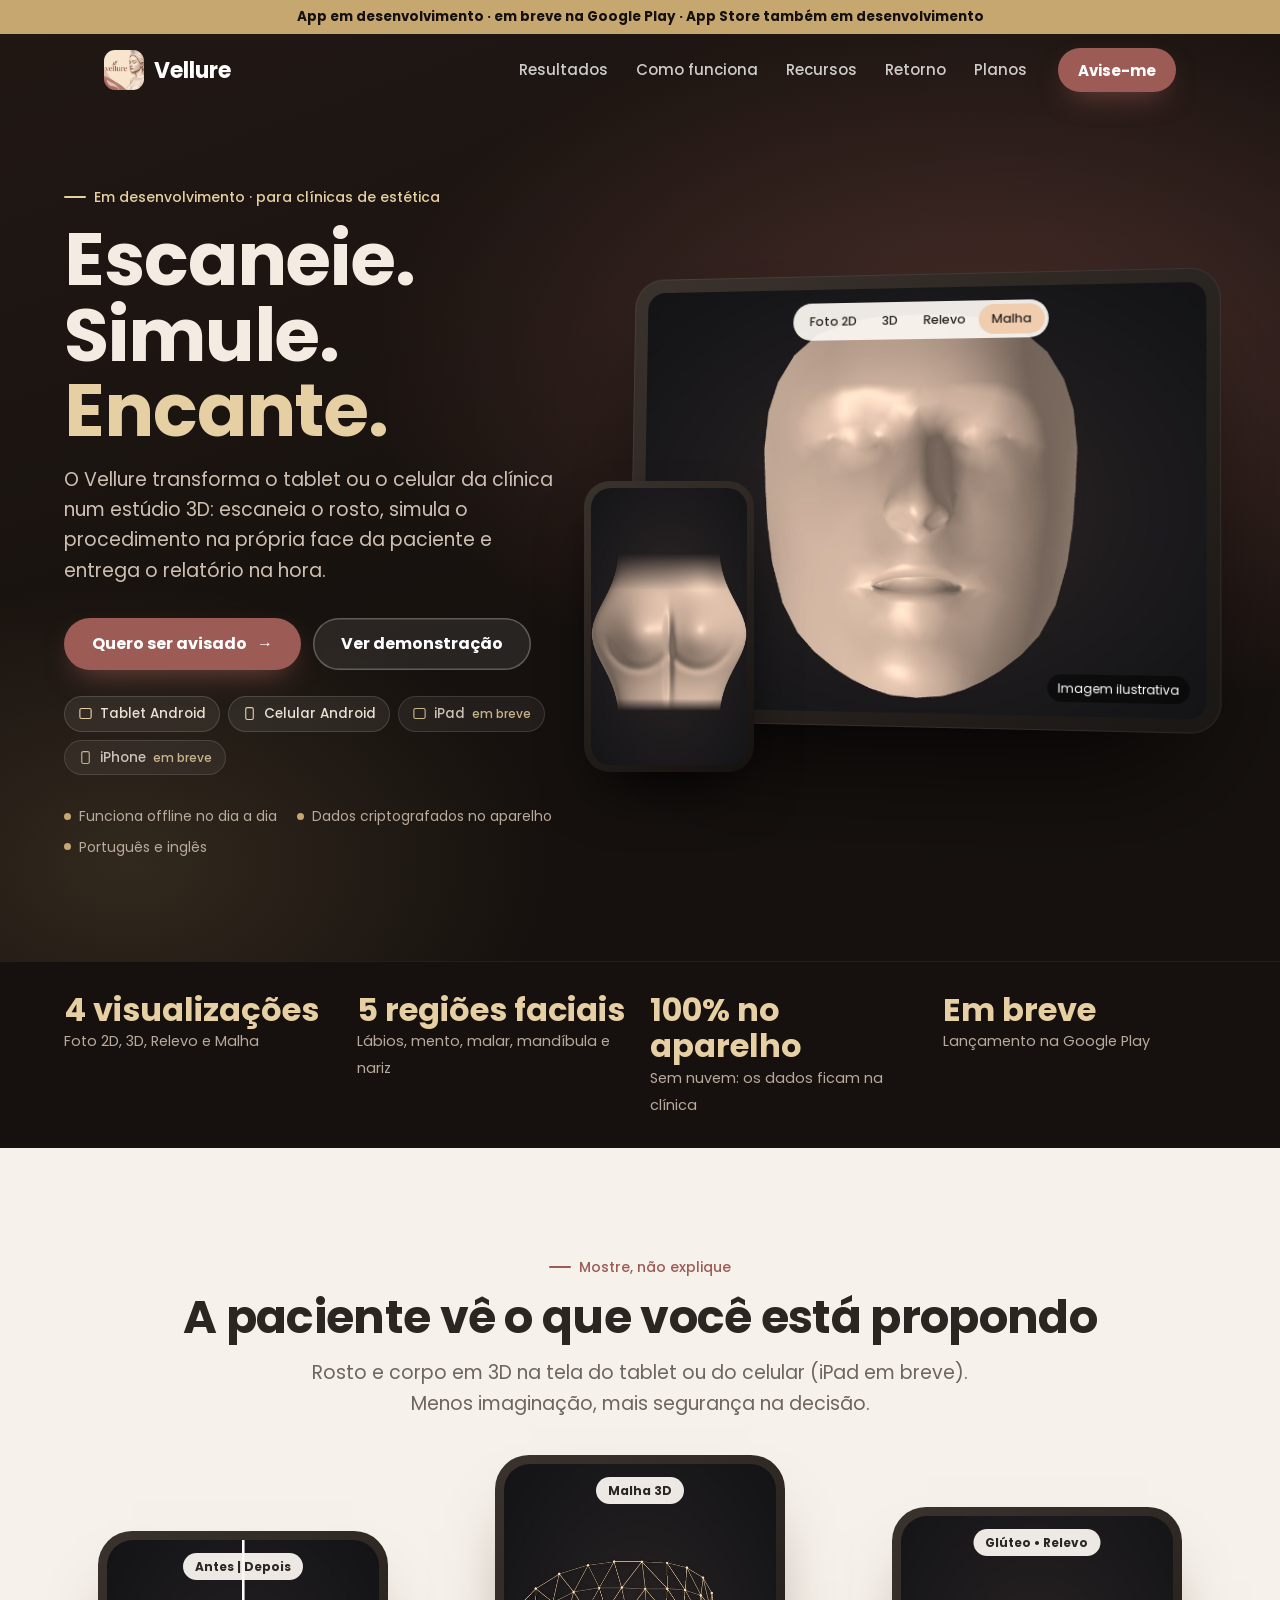
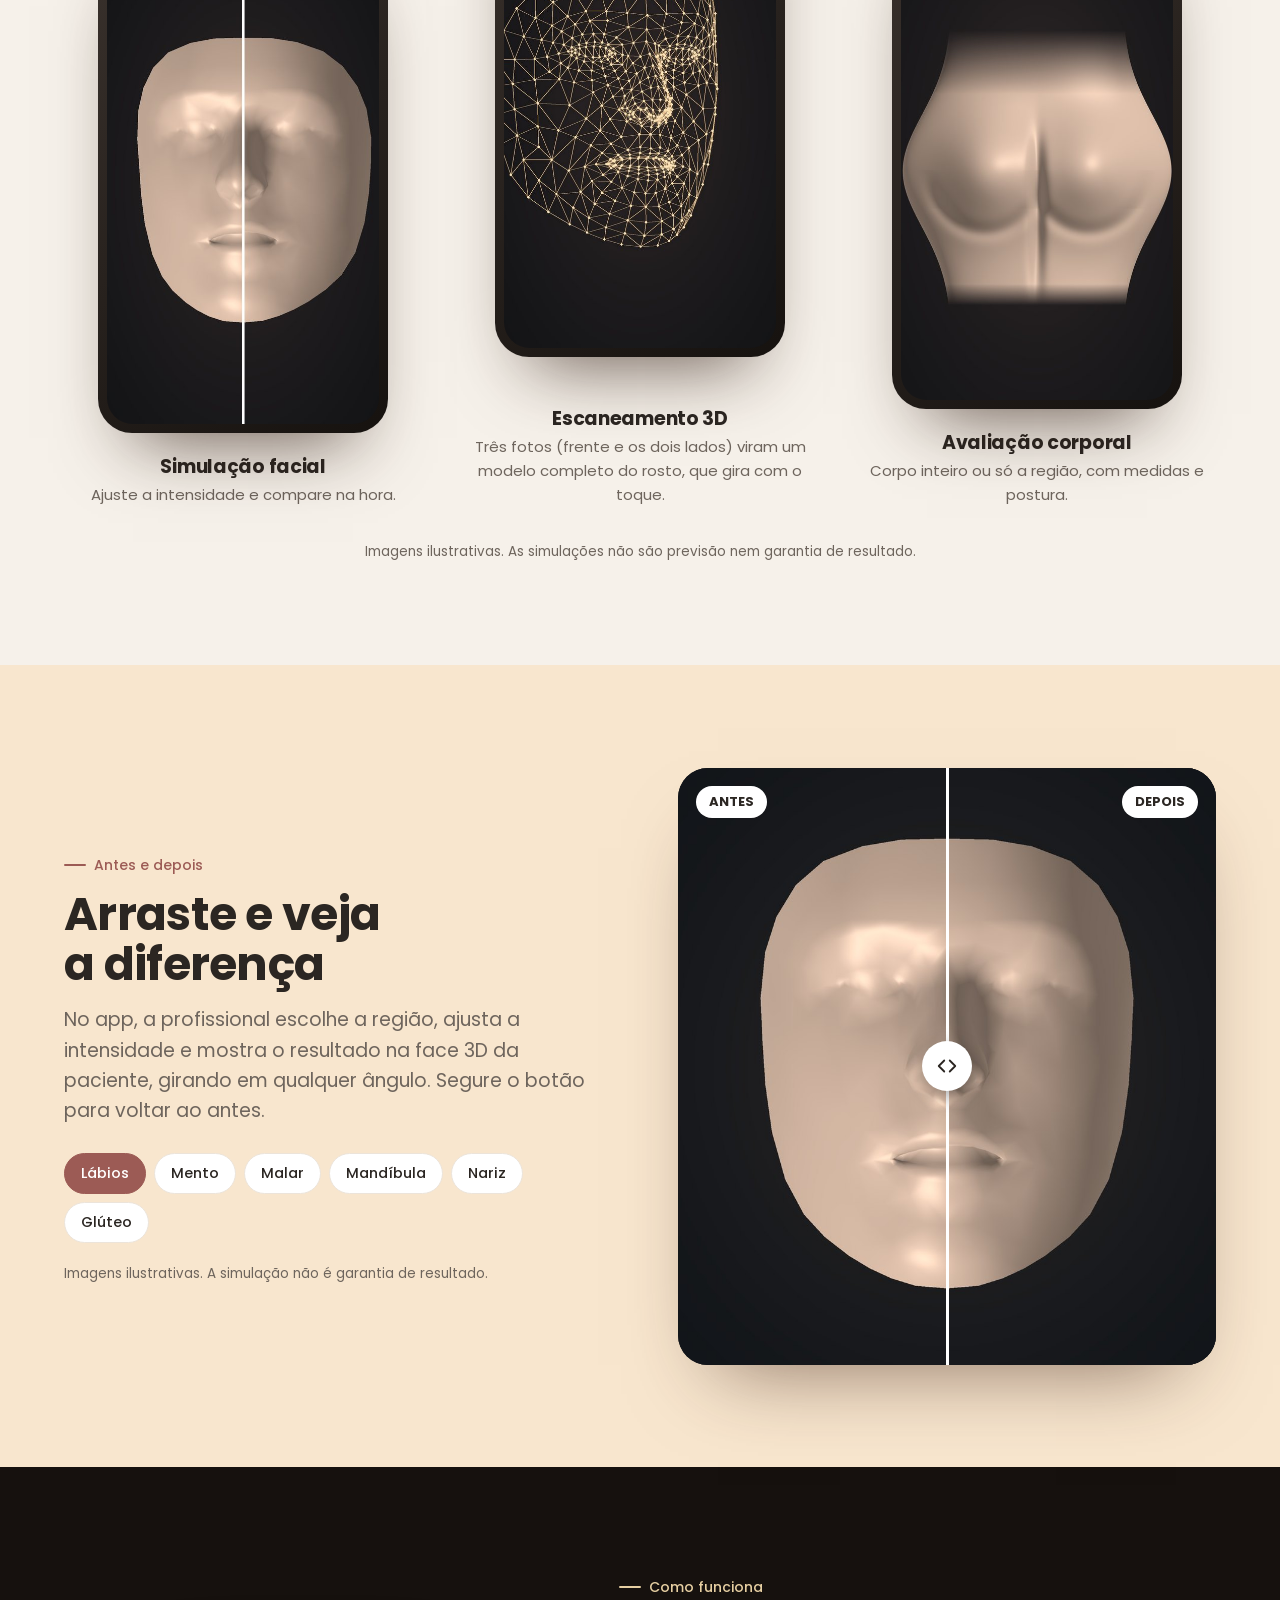
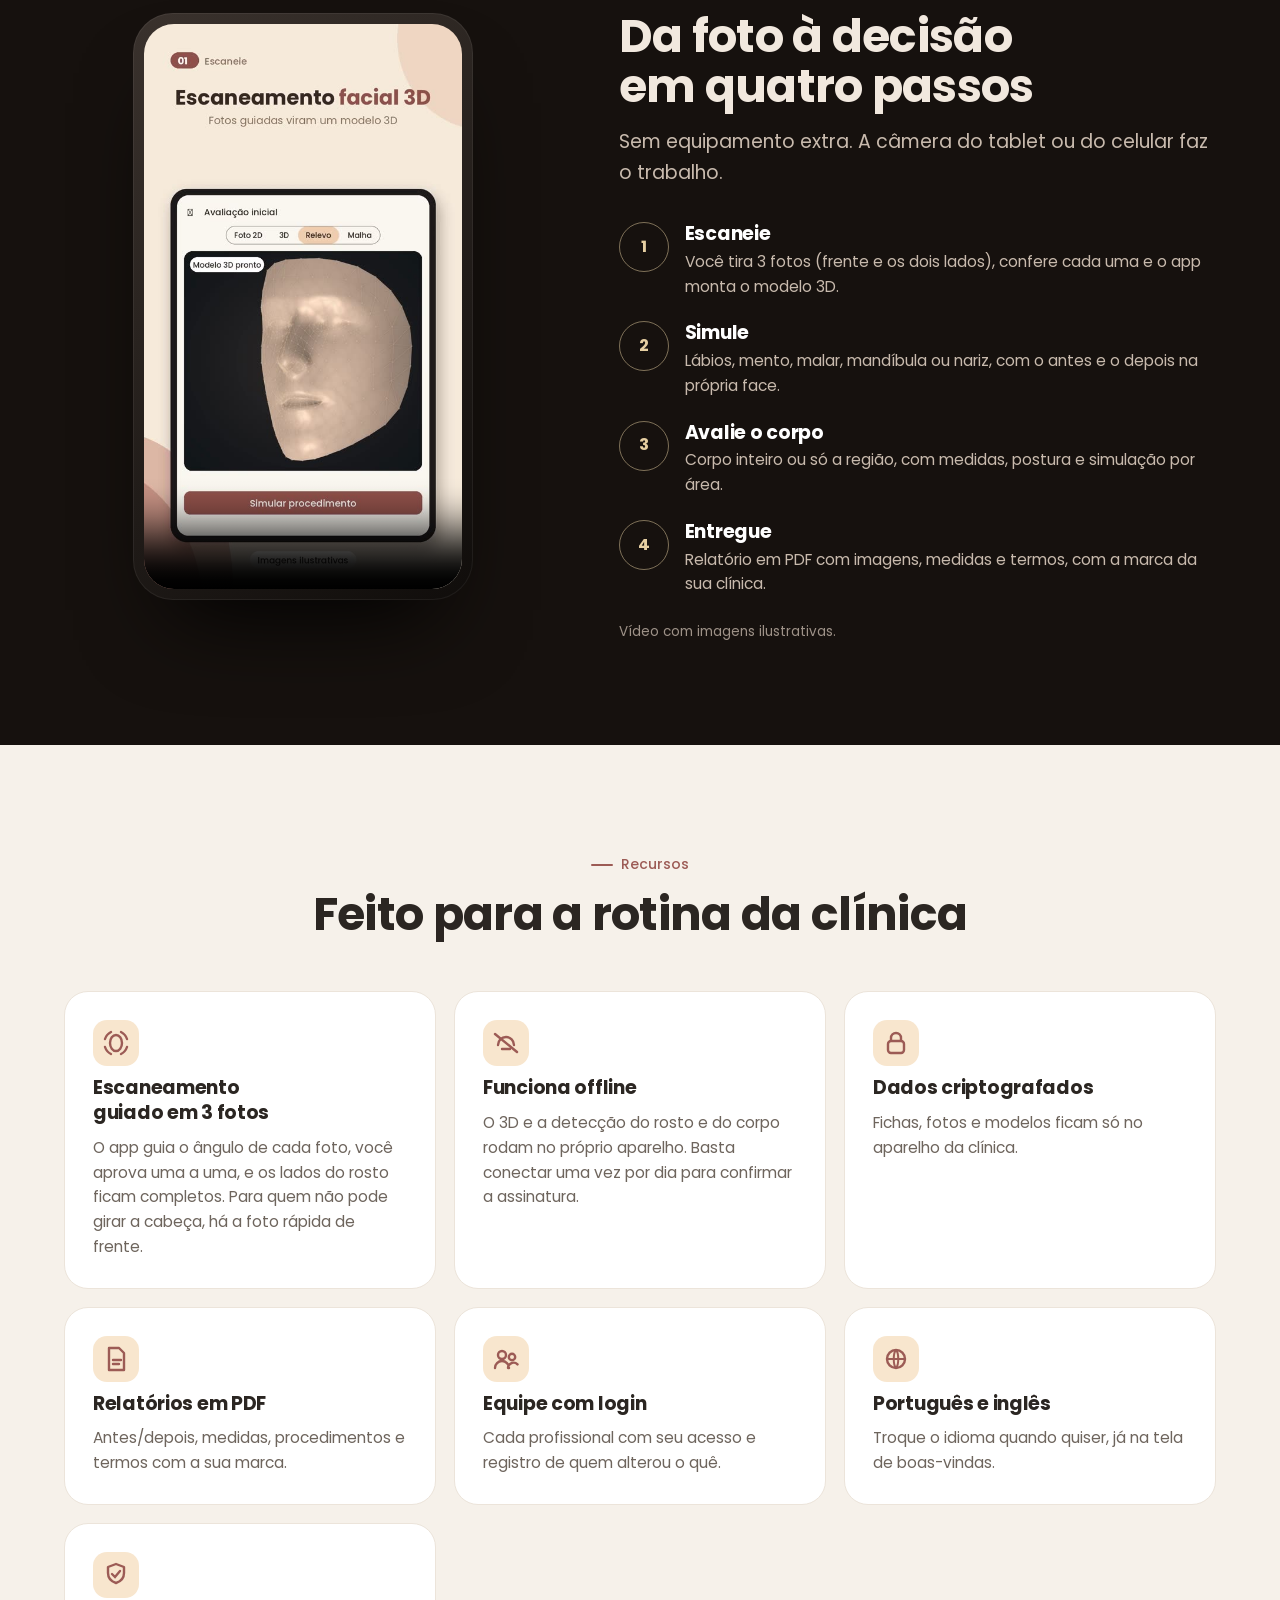
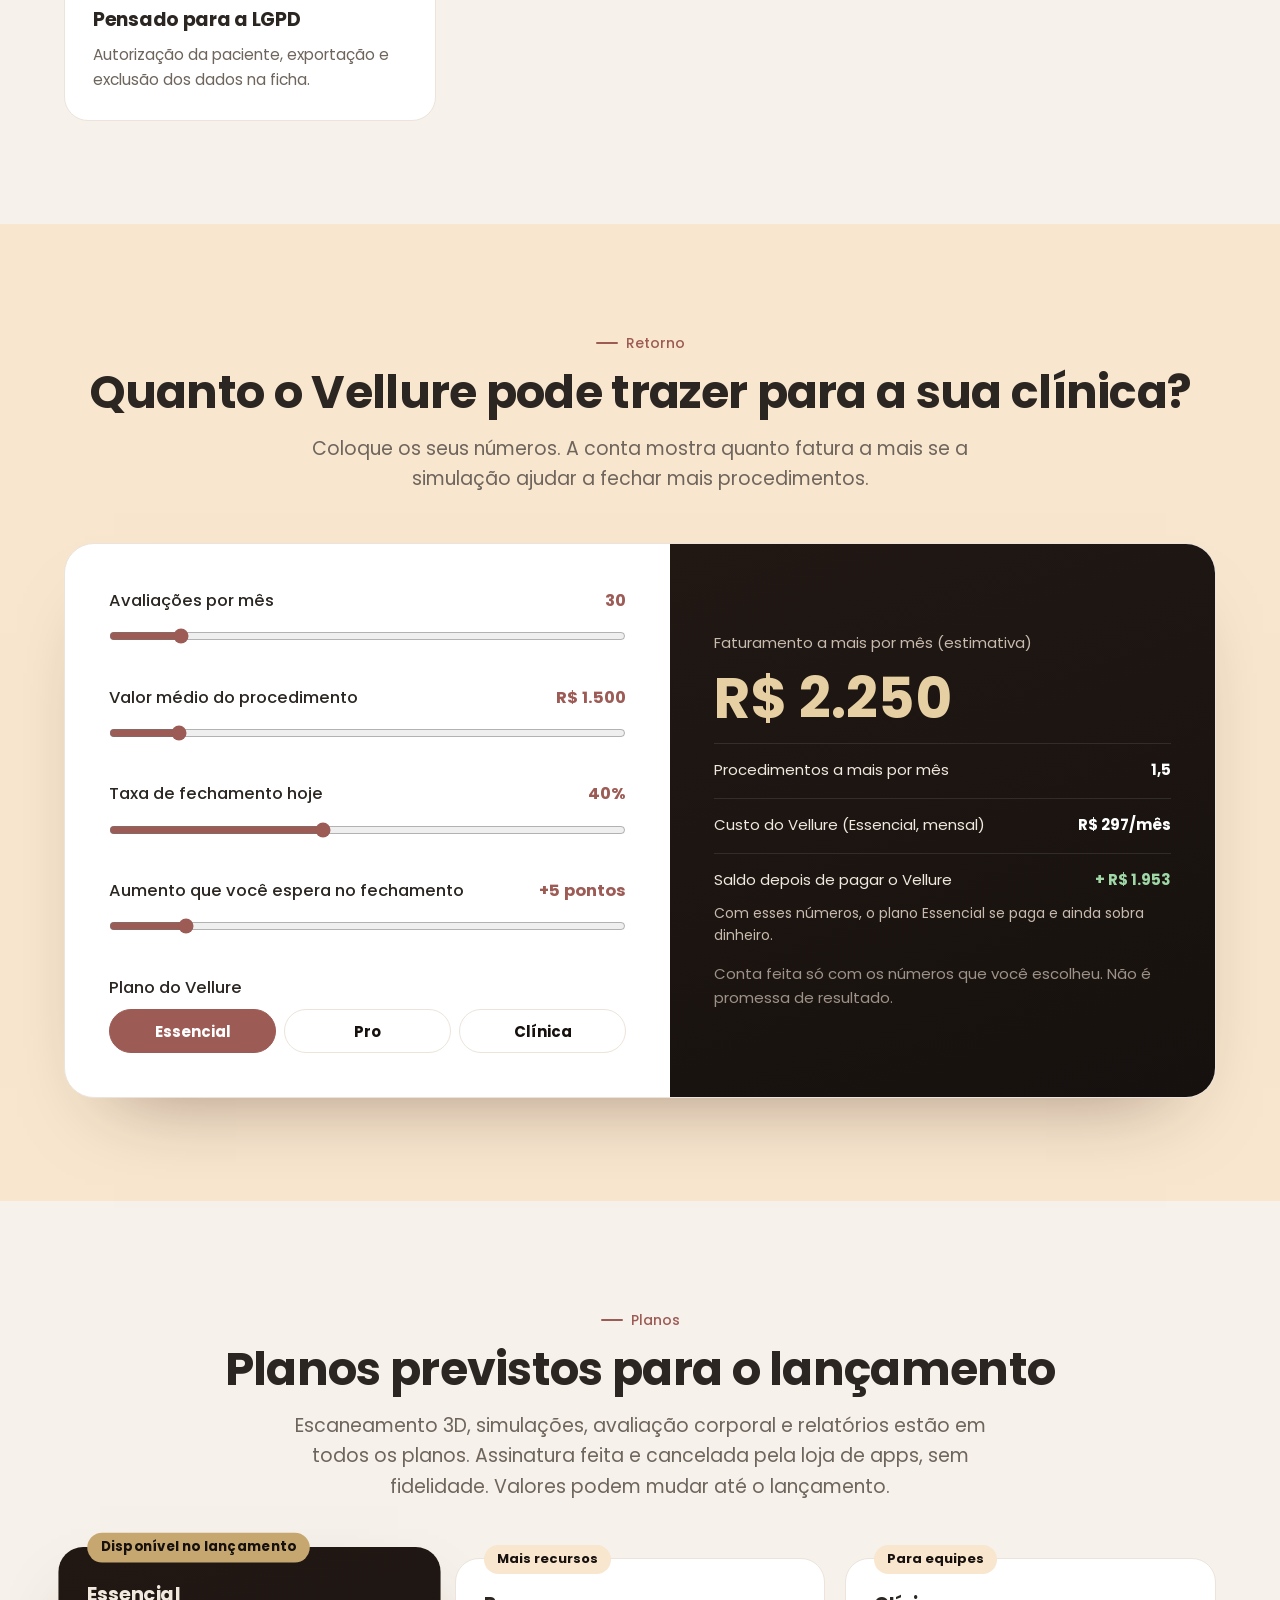
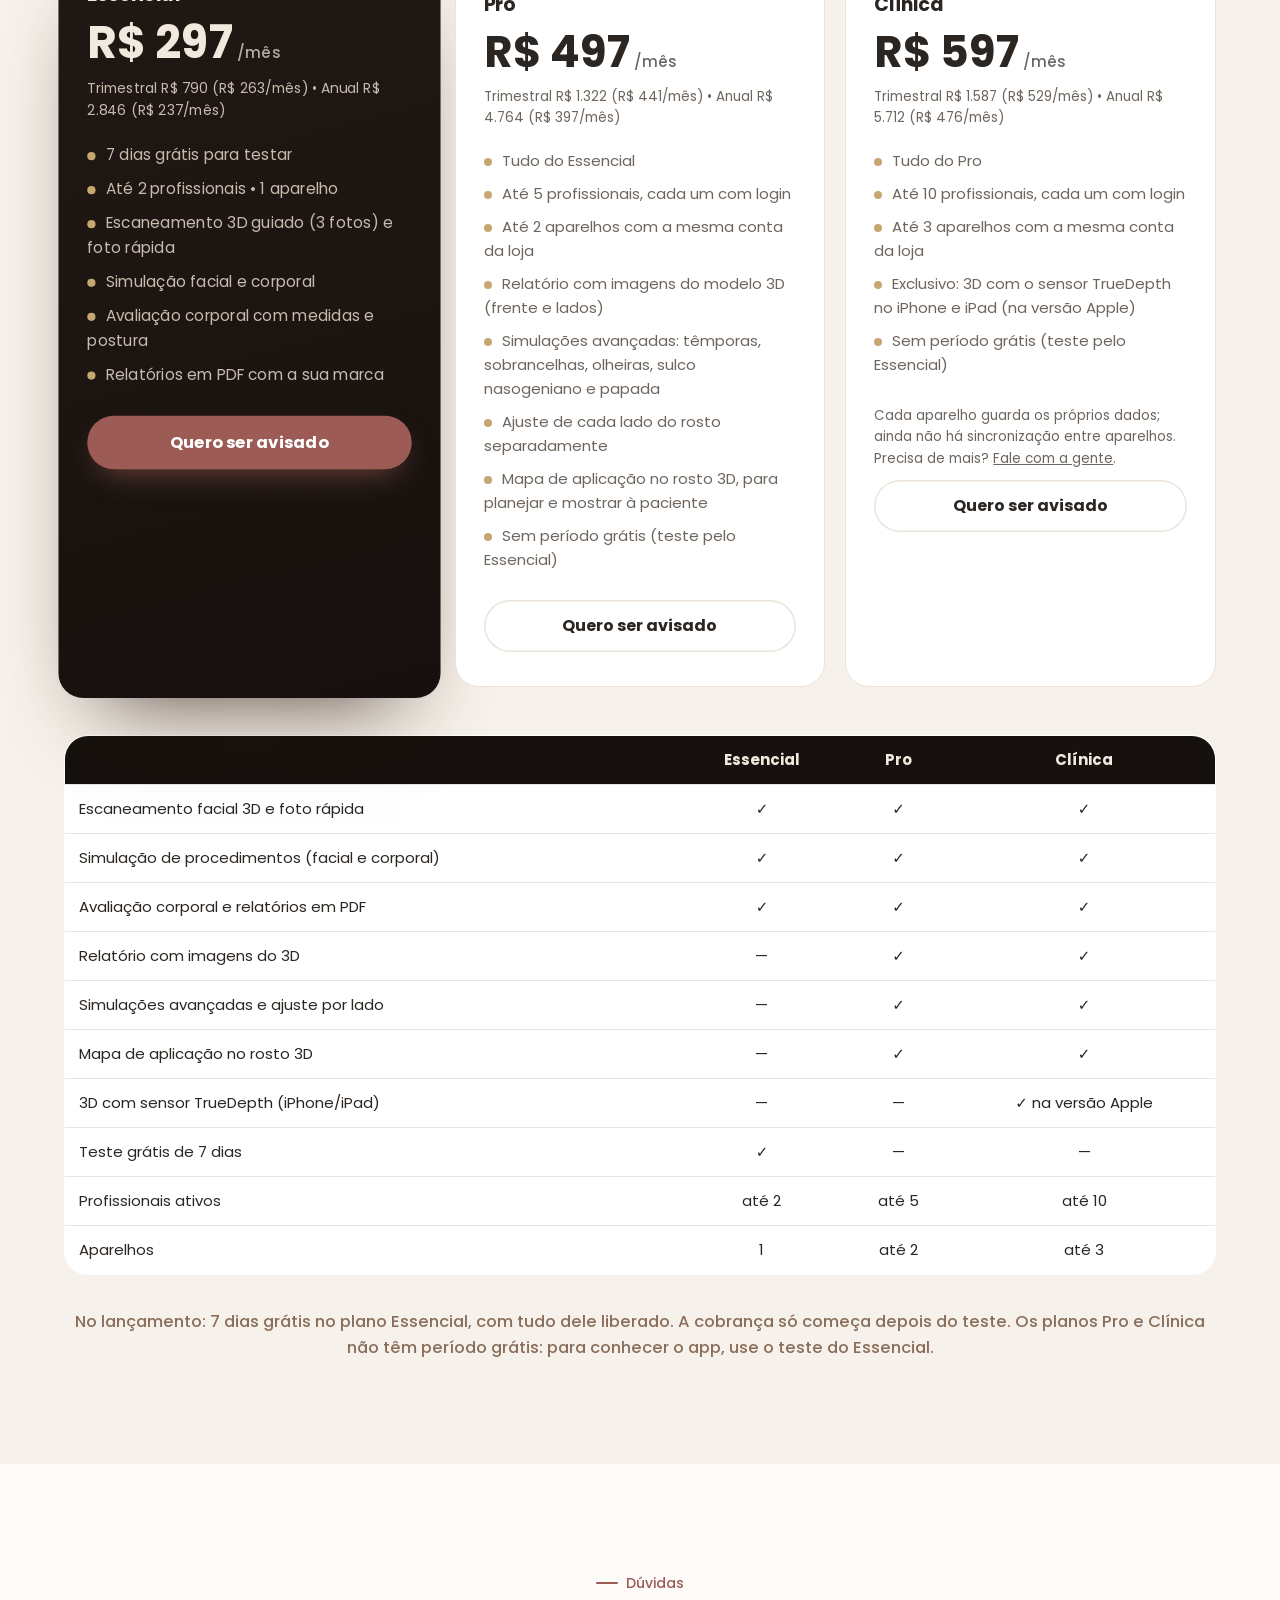
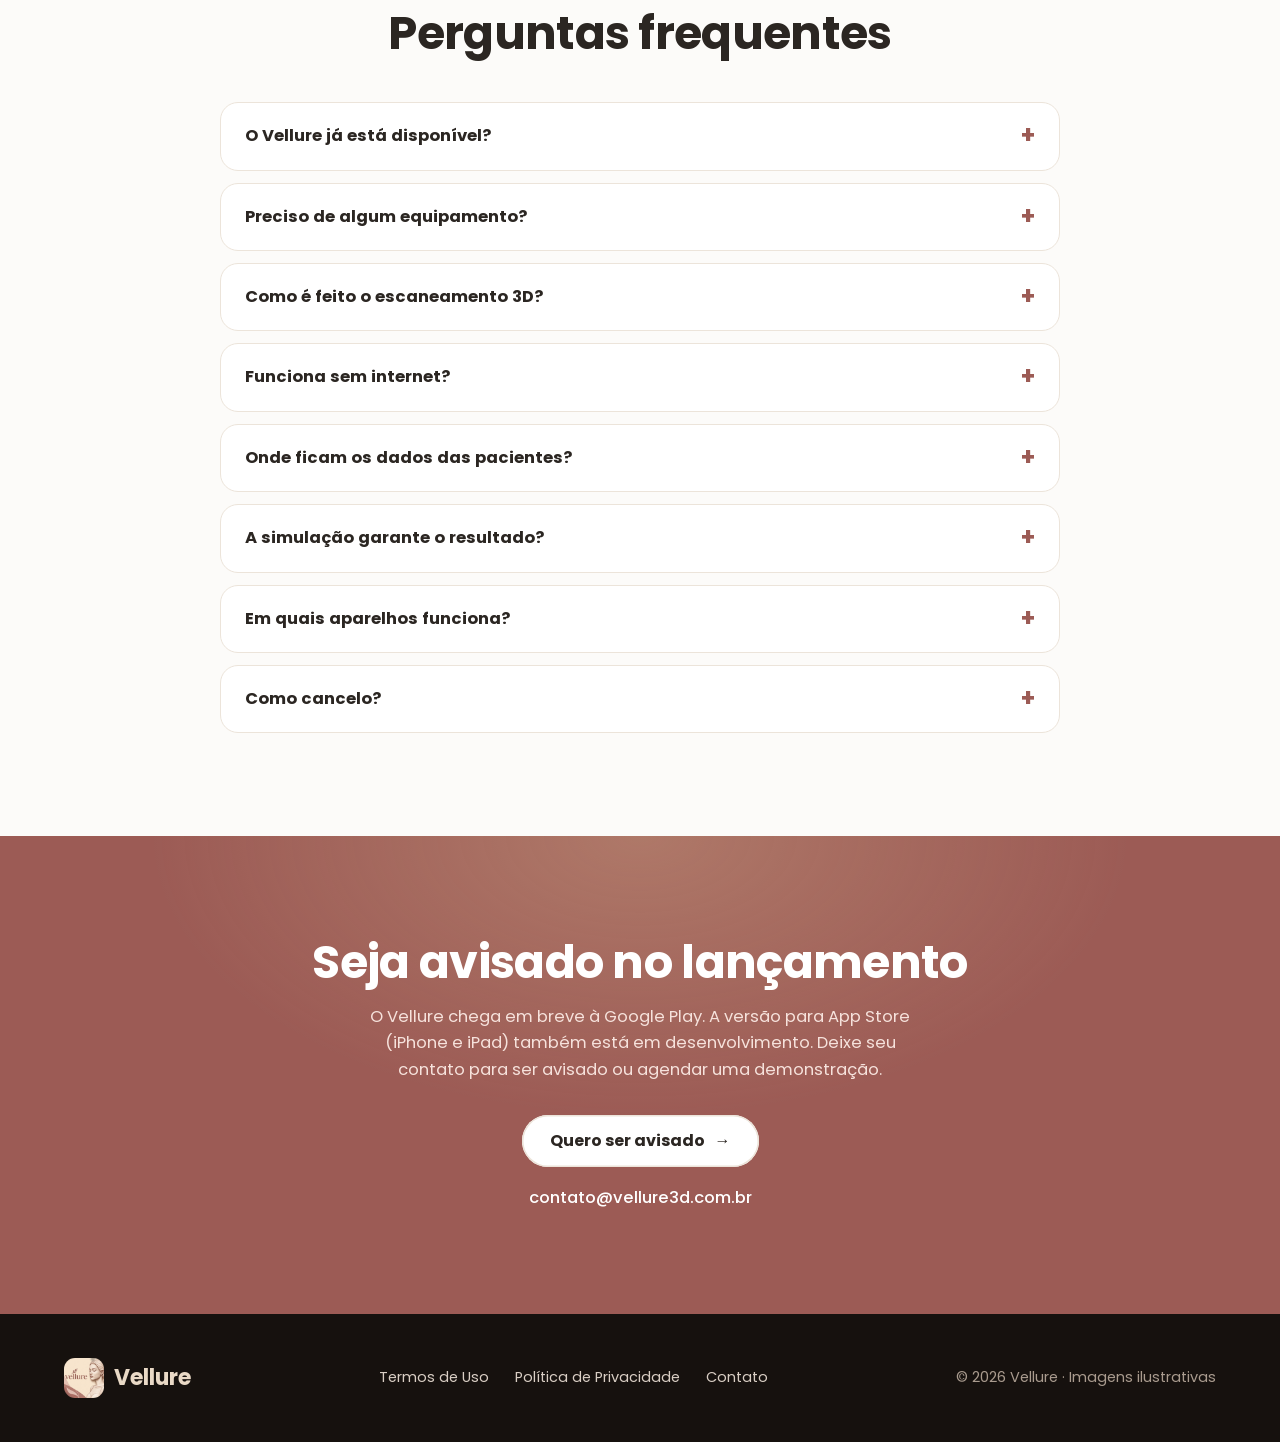
<file: index.html>
<!DOCTYPE html>
<html lang="pt-BR">
<head>
<meta charset="utf-8">
<meta name="viewport" content="width=device-width, initial-scale=1">
<title>Vellure — App de avaliação estética 3D para clínicas | Simulação facial e corporal</title>
<meta name="description" content="App para clínicas de estética: escaneamento facial 3D pelo tablet ou celular, simulação de harmonização e procedimentos, avaliação corporal e relatórios em PDF.">
<meta name="keywords" content="app clínica de estética, escaneamento facial 3D, simulação de harmonização facial, avaliação corporal, simulador de procedimentos estéticos, antes e depois">
<meta property="og:type" content="website">
<meta property="og:locale" content="pt_BR">
<meta property="og:site_name" content="Vellure">
<meta property="og:title" content="Vellure — avaliação estética em 3D para clínicas">
<meta property="og:description" content="Escaneie o rosto em 3D, simule o procedimento e entregue o relatório na hora, no tablet ou celular da clínica.">
<meta property="og:image" content="https://vellure3d.com.br/assets/compartilhar.jpg">
<meta property="og:image:width" content="1200">
<meta property="og:image:height" content="630">
<meta property="og:url" content="https://vellure3d.com.br/">
<meta name="twitter:card" content="summary_large_image">
<link rel="canonical" href="https://vellure3d.com.br/">
<link rel="apple-touch-icon" href="assets/icone.png">
<meta name="theme-color" content="#16110E">
<link rel="icon" href="assets/favicon.png">
<link rel="stylesheet" href="style.css?v=7">
<script>document.documentElement.classList.add('js')</script>
<script type="application/ld+json">{"@context": "https://schema.org", "@type": "Organization", "name": "Vellure", "url": "https://vellure3d.com.br/", "logo": "https://vellure3d.com.br/assets/icone.png", "email": "contato@vellure3d.com.br", "areaServed": "BR"}</script>
<script type="application/ld+json">{"@context": "https://schema.org", "@type": "SoftwareApplication", "name": "Vellure", "applicationCategory": "MedicalApplication", "operatingSystem": "Android", "inLanguage": ["pt-BR", "en"], "url": "https://vellure3d.com.br/", "image": "https://vellure3d.com.br/assets/compartilhar.jpg", "description": "App para clínicas de estética: escaneamento facial 3D, simulação de procedimentos, avaliação corporal e relatórios em PDF no tablet ou celular.", "offers": {"@type": "Offer", "price": "297.00", "priceCurrency": "BRL", "description": "Plano Essencial mensal (previsto), com 7 dias grátis"}}</script>
<script type="application/ld+json">{"@context": "https://schema.org", "@type": "FAQPage", "mainEntity": [{"@type": "Question", "name": "O Vellure já está disponível?", "acceptedAnswer": {"@type": "Answer", "text": "Ainda não. O app está em desenvolvimento e em testes. O lançamento será primeiro na Google Play (Android) e depois para iPhone e iPad, que ainda estão em desenvolvimento. Mande um e-mail para contato@vellure3d.com.br para ser avisado."}}, {"@type": "Question", "name": "Preciso de algum equipamento?", "acceptedAnswer": {"@type": "Answer", "text": "Não. O Vellure usa a câmera do próprio tablet ou celular (iPad e iPhone em breve). Funciona bem no celular para o dia a dia; para mostrar à paciente, a tela maior de um tablet ajuda bastante."}}, {"@type": "Question", "name": "Como é feito o escaneamento 3D?", "acceptedAnswer": {"@type": "Answer", "text": "São 3 fotos: de frente, com o rosto virado uns 30° para um lado e uns 30° para o outro. O app mostra o ângulo certo de cada uma, você toca no botão para tirar, confere a foto e aprova antes de seguir. Leva menos de um minuto. Também existe a foto rápida, só de frente, para quem não pode girar a cabeça, mas o escaneamento gera um 3D mais completo."}}, {"@type": "Question", "name": "Funciona sem internet?", "acceptedAnswer": {"@type": "Answer", "text": "Sim, no dia a dia: o escaneamento, as simulações e os relatórios funcionam offline. A internet é usada só para confirmar a assinatura e a vaga do aparelho, e o app precisa conectar pelo menos uma vez a cada 24 horas. Tablet ou iPad com chip resolve isso em qualquer lugar."}}, {"@type": "Question", "name": "Onde ficam os dados das pacientes?", "acceptedAnswer": {"@type": "Answer", "text": "Somente no aparelho da clínica, em banco de dados criptografado. A Vellure não recebe nem armazena dados de pacientes. Os arquivos só saem do aparelho quando a clínica exporta, gera um relatório ou faz backup."}}, {"@type": "Question", "name": "A simulação garante o resultado?", "acceptedAnswer": {"@type": "Answer", "text": "Não. As simulações são ilustrativas e servem para alinhar expectativas. O resultado real depende da avaliação clínica, da técnica e de cada paciente."}}, {"@type": "Question", "name": "Em quais aparelhos funciona?", "acceptedAnswer": {"@type": "Answer", "text": "No lançamento: tablets e celulares Android. A versão para iPad e iPhone está em desenvolvimento e já vem com um extra pronto: nos aparelhos com Face ID, o 3D do rosto é feito com o sensor TrueDepth, que mede a profundidade real em 3 capturas (frente e os dois lados). Exclusivo do plano Clínica."}}, {"@type": "Question", "name": "Como cancelo?", "acceptedAnswer": {"@type": "Answer", "text": "Pela própria loja de apps, em Assinaturas, a qualquer momento. Os 7 dias grátis são do plano Essencial: cancelando antes do fim deles, nada é cobrado."}}]}</script>
</head>
<body>

<header id="topo">
  <div class="aviso-dev"><span>App em desenvolvimento</span> · <span>em breve na Google&nbsp;Play</span> · <span>App&nbsp;Store também em desenvolvimento</span></div>
  <div class="topo">
    <a class="marca" href="#inicio"><img src="assets/icone.png" alt="Logo do Vellure">Vellure</a>
    <nav class="menu" aria-label="Seções">
      <a href="#resultados">Resultados</a>
      <a href="#como-funciona">Como funciona</a>
      <a href="#recursos">Recursos</a>
      <a href="#calculadora">Retorno</a>
      <a href="#planos">Planos</a>
    </nav>
    <a class="btn cheio" href="#contato">Avise-me</a>
  </div>
</header>

<main id="inicio">

<section class="hero">
  <div class="hero-in">
    <div>
      <span class="eyebrow">Em desenvolvimento · para clínicas de estética</span>
      <h1>Escaneie. Simule. <em>Encante.</em></h1>
      <p class="lead">O Vellure transforma o tablet ou o celular da clínica num estúdio 3D: escaneia o rosto, simula o procedimento na própria face da paciente e entrega o relatório na hora.</p>
      <div class="hero-acoes">
        <a class="btn cheio" href="#contato">Quero ser avisado <span class="seta">→</span></a>
        <a class="btn vidro" href="#como-funciona">Ver demonstração</a>
      </div>
      <div class="aparelhos" aria-label="Aparelhos compatíveis"><span class="ap"><svg viewBox="0 0 24 24" aria-hidden="true"><rect x="3" y="4" width="18" height="16" rx="2.5"/></svg>Tablet Android</span><span class="ap"><svg viewBox="0 0 24 24" aria-hidden="true"><rect x="6" y="2.5" width="12" height="19" rx="2.5"/></svg>Celular Android</span><span class="ap breve"><svg viewBox="0 0 24 24" aria-hidden="true"><rect x="3" y="4" width="18" height="16" rx="2.5"/></svg>iPad <em>em breve</em></span><span class="ap breve"><svg viewBox="0 0 24 24" aria-hidden="true"><rect x="6" y="2.5" width="12" height="19" rx="2.5"/></svg>iPhone <em>em breve</em></span></div>
      <div class="confianca"><span>Funciona offline no dia a dia</span><span>Dados criptografados no aparelho</span><span>Português e inglês</span></div>
    </div>
    <div class="palco">
      <div class="tablet">
        <div class="tela-t">
          <video id="loop" src="assets/hero-loop.mp4" poster="assets/hero-loop.jpg" autoplay muted loop playsinline aria-label="Modelo 3D de rosto girando"></video>
          <div class="abas" aria-hidden="true"><span>Foto 2D</span><span>3D</span><span id="ab-relevo">Relevo</span><span id="ab-malha" class="on">Malha</span></div>
          <span class="chip-tela">Imagem ilustrativa</span>
        </div>
      </div>
      <div class="celular"><img src="assets/tel-corpo.jpg" alt="Avaliação corporal em relevo 3D"></div>
    </div>
  </div>
</section>

<div class="faixa">
  <div class="wrap">
    <div><b>4 visualizações</b><span>Foto 2D, 3D, Relevo e Malha</span></div>
    <div><b>5 regiões faciais</b><span>Lábios, mento, malar, mandíbula e nariz</span></div>
    <div><b>100% no aparelho</b><span>Sem nuvem: os dados ficam na clínica</span></div>
    <div><b>Em breve</b><span>Lançamento na Google Play</span></div>
  </div>
</div>

<section class="band" id="resultados">
  <div class="wrap centro">
    <span class="eyebrow">Mostre, não explique</span>
    <h2>A paciente vê o que você está propondo</h2>
    <p class="lead">Rosto e corpo em 3D na tela do tablet ou do celular (iPad em breve). Menos imaginação, mais segurança na decisão.</p>
    <div class="trio">
      <figure class="surge">
        <div class="cel"><img src="assets/tel-face.jpg" alt="Face 3D com antes e depois lado a lado" loading="lazy"><span class="rot">Antes | Depois</span></div>
        <figcaption><h3>Simulação facial</h3><p>Ajuste a intensidade e compare na hora.</p></figcaption>
      </figure>
      <figure class="surge">
        <div class="cel"><img src="assets/tel-malha.jpg" alt="Malha 3D do rosto" loading="lazy"><span class="rot">Malha 3D</span></div>
        <figcaption><h3>Escaneamento 3D</h3><p>Três fotos (frente e os dois lados) viram um modelo completo do rosto, que gira com o toque.</p></figcaption>
      </figure>
      <figure class="surge">
        <div class="cel"><img src="assets/tel-corpo.jpg" alt="Glúteo em relevo 3D" loading="lazy"><span class="rot">Glúteo • Relevo</span></div>
        <figcaption><h3>Avaliação corporal</h3><p>Corpo inteiro ou só a região, com medidas e postura.</p></figcaption>
      </figure>
    </div>
    <p class="nota" style="margin-top:34px">Imagens ilustrativas. As simulações não são previsão nem garantia de resultado.</p>
  </div>
</section>

<section class="band creme">
  <div class="wrap ad">
    <div class="surge">
      <span class="eyebrow">Antes e depois</span>
      <h2>Arraste e veja a diferença</h2>
      <p class="lead">No app, a profissional escolhe a região, ajusta a intensidade e mostra o resultado na face 3D da paciente, girando em qualquer ângulo. Segure o botão para voltar ao antes.</p>
      <div class="chips"><span class="on">Lábios</span><span>Mento</span><span>Malar</span><span>Mandíbula</span><span>Nariz</span><span>Glúteo</span></div>
      <p class="nota" style="margin-top:20px">Imagens ilustrativas. A simulação não é garantia de resultado.</p>
    </div>
    <div class="comp surge" id="comp">
      <img src="assets/antes.jpg" alt="Antes: modelo 3D do rosto">
      <img class="depois" src="assets/depois.jpg" alt="Depois: simulação de volume nos lábios">
      <div class="barra"></div>
      <span class="rotulo" style="left:18px">ANTES</span>
      <span class="rotulo" style="right:18px">DEPOIS</span>
      <input type="range" min="0" max="100" value="50" aria-label="Comparar antes e depois" id="compx">
    </div>
  </div>
</section>

<section class="band escuro" id="como-funciona">
  <div class="wrap demo">
    <div class="cel-video surge">
      <video src="assets/demo.mp4" poster="assets/demo-capa.jpg" controls muted loop playsinline preload="metadata"></video>
    </div>
    <div>
      <span class="eyebrow">Como funciona</span>
      <h2>Da foto à decisão em quatro passos</h2>
      <p class="lead">Sem equipamento extra. A câmera do tablet ou do celular faz o trabalho.</p>
      <ol class="passos">
        <li><div><h3>Escaneie</h3><p>Você tira 3 fotos (frente e os dois lados), confere cada uma e o app monta o modelo 3D.</p></div></li>
        <li><div><h3>Simule</h3><p>Lábios, mento, malar, mandíbula ou nariz, com o antes e o depois na própria face.</p></div></li>
        <li><div><h3>Avalie o corpo</h3><p>Corpo inteiro ou só a região, com medidas, postura e simulação por área.</p></div></li>
        <li><div><h3>Entregue</h3><p>Relatório em PDF com imagens, medidas e termos, com a marca da sua clínica.</p></div></li>
      </ol>
      <p class="nota" style="color:#9E9288;margin-top:24px">Vídeo com imagens ilustrativas.</p>
    </div>
  </div>
</section>

<section class="band" id="recursos">
  <div class="wrap centro">
    <span class="eyebrow">Recursos</span>
    <h2>Feito para a rotina da clínica</h2>
    <div class="recursos" style="text-align:left">
      <div class="recurso surge"><svg viewBox="0 0 46 46" aria-hidden="true"><rect width="46" height="46" rx="14" fill="#F8E6CE"/><ellipse cx="23" cy="23" rx="6" ry="8" fill="none" stroke="#9C5B55" stroke-width="2.4"/><path d="M12 19a12 12 0 0 1 6-7M34 27a12 12 0 0 1-6 7M28 12a12 12 0 0 1 6 7M18 34a12 12 0 0 1-6-7" fill="none" stroke="#9C5B55" stroke-width="2.4" stroke-linecap="round"/></svg><h3>Escaneamento guiado em 3 fotos</h3><p>O app guia o ângulo de cada foto, você aprova uma a uma, e os lados do rosto ficam completos. Para quem não pode girar a cabeça, há a foto rápida de frente.</p></div>
      <div class="recurso surge"><svg viewBox="0 0 46 46" aria-hidden="true"><rect width="46" height="46" rx="14" fill="#F8E6CE"/><path d="M15 25a8 8 0 0 1 16 0M19 29h8" stroke="#9C5B55" stroke-width="2.4" fill="none" stroke-linecap="round"/><path d="M12 14l22 18" stroke="#9C5B55" stroke-width="2.4" stroke-linecap="round"/></svg><h3>Funciona offline</h3><p>O 3D e a detecção do rosto e do corpo rodam no próprio aparelho. Basta conectar uma vez por dia para confirmar a assinatura.</p></div>
      <div class="recurso surge"><svg viewBox="0 0 46 46" aria-hidden="true"><rect width="46" height="46" rx="14" fill="#F8E6CE"/><rect x="15" y="21" width="16" height="12" rx="3" fill="none" stroke="#9C5B55" stroke-width="2.4"/><path d="M18 21v-3a5 5 0 0 1 10 0v3" fill="none" stroke="#9C5B55" stroke-width="2.4"/></svg><h3>Dados criptografados</h3><p>Fichas, fotos e modelos ficam só no aparelho da clínica.</p></div>
      <div class="recurso surge"><svg viewBox="0 0 46 46" aria-hidden="true"><rect width="46" height="46" rx="14" fill="#F8E6CE"/><path d="M16 12h10l5 5v17H16z" fill="none" stroke="#9C5B55" stroke-width="2.4" stroke-linejoin="round"/><path d="M20 24h8M20 28h6" stroke="#9C5B55" stroke-width="2.4" stroke-linecap="round"/></svg><h3>Relatórios em PDF</h3><p>Antes/depois, medidas, procedimentos e termos com a sua marca.</p></div>
      <div class="recurso surge"><svg viewBox="0 0 46 46" aria-hidden="true"><rect width="46" height="46" rx="14" fill="#F8E6CE"/><circle cx="19" cy="19" r="4" fill="none" stroke="#9C5B55" stroke-width="2.4"/><circle cx="29" cy="21" r="3.2" fill="none" stroke="#9C5B55" stroke-width="2.4"/><path d="M12 32a7 7 0 0 1 14 0M25 32a5.5 5.5 0 0 1 9.5-3.6" fill="none" stroke="#9C5B55" stroke-width="2.4" stroke-linecap="round"/></svg><h3>Equipe com login</h3><p>Cada profissional com seu acesso e registro de quem alterou o quê.</p></div>
      <div class="recurso surge"><svg viewBox="0 0 46 46" aria-hidden="true"><rect width="46" height="46" rx="14" fill="#F8E6CE"/><circle cx="23" cy="23" r="9" fill="none" stroke="#9C5B55" stroke-width="2.4"/><path d="M14 23h18M23 14c3 3 3 15 0 18M23 14c-3 3-3 15 0 18" fill="none" stroke="#9C5B55" stroke-width="2"/></svg><h3>Português e inglês</h3><p>Troque o idioma quando quiser, já na tela de boas-vindas.</p></div>
      <div class="recurso surge"><svg viewBox="0 0 46 46" aria-hidden="true"><rect width="46" height="46" rx="14" fill="#F8E6CE"/><path d="M23 12l8 3v6c0 5-3.5 8.5-8 10-4.5-1.5-8-5-8-10v-6z" fill="none" stroke="#9C5B55" stroke-width="2.4" stroke-linejoin="round"/><path d="M19 22l3 3 5-6" fill="none" stroke="#9C5B55" stroke-width="2.4" stroke-linecap="round"/></svg><h3>Pensado para a LGPD</h3><p>Autorização da paciente, exportação e exclusão dos dados na ficha.</p></div>
    </div>
  </div>
</section>

<section class="band creme" id="calculadora">
  <div class="wrap centro">
    <span class="eyebrow">Retorno</span>
    <h2>Quanto o Vellure pode trazer para a sua clínica?</h2>
    <p class="lead">Coloque os seus números. A conta mostra quanto fatura a mais se a simulação ajudar a fechar mais procedimentos.</p>
    <div class="calc surge">
      <div class="calc-in">
        <div class="campo"><label for="c-av">Avaliações por mês <output id="o-av"></output></label><input type="range" id="c-av" min="5" max="200" step="1" value="30"></div>
        <div class="campo"><label for="c-tk">Valor médio do procedimento <output id="o-tk"></output></label><input type="range" id="c-tk" min="300" max="10000" step="100" value="1500"></div>
        <div class="campo"><label for="c-fc">Taxa de fechamento hoje <output id="o-fc"></output></label><input type="range" id="c-fc" min="5" max="90" step="1" value="40"></div>
        <div class="campo"><label for="c-ga">Aumento que você espera no fechamento <output id="o-ga"></output></label><input type="range" id="c-ga" min="1" max="30" step="1" value="5"></div>
        <div class="campo"><span class="rotulo">Plano do Vellure</span>
          <div class="planos-calc" role="radiogroup" aria-label="Plano do Vellure">
            <button type="button" role="radio" aria-checked="true" data-plano="Essencial" data-valor="297">Essencial</button>
            <button type="button" role="radio" aria-checked="false" data-plano="Pro" data-valor="497">Pro</button>
            <button type="button" role="radio" aria-checked="false" data-plano="Clínica" data-valor="597">Clínica</button>
          </div>
        </div>
      </div>
      <div class="calc-out" aria-live="polite">
        <p>Faturamento a mais por mês (estimativa)</p>
        <div class="grande" id="r-rec">R$ 0</div>
        <div class="linha"><span>Procedimentos a mais por mês</span><b id="r-proc">0</b></div>
        <div class="linha"><span id="r-plano">Custo do Vellure (Essencial, mensal)</span><b id="r-custo">R$ 297/mês</b></div>
        <div class="linha"><span>Saldo depois de pagar o Vellure</span><b id="r-saldo">R$ 0</b></div>
        <p class="saldo-nota" id="r-nota"></p>
        <p class="nota" style="color:#9E9288">Conta feita só com os números que você escolheu. Não é promessa de resultado.</p>
      </div>
    </div>
  </div>
</section>

<section class="band" id="planos">
  <div class="wrap centro">
    <span class="eyebrow">Planos</span>
    <h2>Planos previstos para o lançamento</h2>
    <p class="lead">Escaneamento 3D, simulações, avaliação corporal e relatórios estão em todos os planos. Assinatura feita e cancelada pela loja de apps, sem fidelidade. Valores podem mudar até o lançamento.</p>
    <div class="planos">
      <div class="plano dest">
        <span class="badge">Disponível no lançamento</span>
        <h3>Essencial</h3>
        <div class="preco">R$ 297<small> /mês</small></div>
        <p class="nota">Trimestral R$ 790 (R$ 263/mês) • Anual R$ 2.846 (R$ 237/mês)</p>
        <ul><li>7 dias grátis para testar</li><li>Até 2 profissionais • 1 aparelho</li><li>Escaneamento 3D guiado (3 fotos) e foto rápida</li><li>Simulação facial e corporal</li><li>Avaliação corporal com medidas e postura</li><li>Relatórios em PDF com a sua marca</li></ul>
        <a class="btn cheio" href="#contato">Quero ser avisado</a>
      </div>
      <div class="plano">
        <span class="badge" style="background:var(--creme)">Mais recursos</span>
        <h3>Pro</h3>
        <div class="preco">R$ 497<small> /mês</small></div>
        <p class="nota">Trimestral R$ 1.322 (R$ 441/mês) • Anual R$ 4.764 (R$ 397/mês)</p>
        <ul><li>Tudo do Essencial</li><li>Até 5 profissionais, cada um com login</li><li>Até 2 aparelhos com a mesma conta da loja</li><li>Relatório com imagens do modelo 3D (frente e lados)</li><li>Simulações avançadas: têmporas, sobrancelhas, olheiras, sulco nasogeniano e papada</li><li>Ajuste de cada lado do rosto separadamente</li><li>Mapa de aplicação no rosto 3D, para planejar e mostrar à paciente</li><li>Sem período grátis (teste pelo Essencial)</li></ul>
        <a class="btn claro" href="#contato">Quero ser avisado</a>
      </div>
      <div class="plano">
        <span class="badge" style="background:var(--creme)">Para equipes</span>
        <h3>Clínica</h3>
        <div class="preco">R$ 597<small> /mês</small></div>
        <p class="nota">Trimestral R$ 1.587 (R$ 529/mês) • Anual R$ 5.712 (R$ 476/mês)</p>
        <ul><li>Tudo do Pro</li><li>Até 10 profissionais, cada um com login</li><li>Até 3 aparelhos com a mesma conta da loja</li><li>Exclusivo: 3D com o sensor TrueDepth no iPhone e iPad (na versão Apple)</li><li>Sem período grátis (teste pelo Essencial)</li></ul>
        <p class="nota">Cada aparelho guarda os próprios dados; ainda não há sincronização entre aparelhos. Precisa de mais? <a href="mailto:contato@vellure3d.com.br?subject=Plano%20Cl%C3%ADnica">Fale com a gente</a>.</p>
        <a class="btn claro" href="#contato">Quero ser avisado</a>
      </div>
    </div>
    <div class="comparar">
      <table>
        <thead><tr><th></th><th>Essencial</th><th>Pro</th><th>Clínica</th></tr></thead>
        <tbody>
          <tr><td>Escaneamento facial 3D e foto rápida</td><td>✓</td><td>✓</td><td>✓</td></tr>
          <tr><td>Simulação de procedimentos (facial e corporal)</td><td>✓</td><td>✓</td><td>✓</td></tr>
          <tr><td>Avaliação corporal e relatórios em PDF</td><td>✓</td><td>✓</td><td>✓</td></tr>
          <tr><td>Relatório com imagens do 3D</td><td>—</td><td>✓</td><td>✓</td></tr>
          <tr><td>Simulações avançadas e ajuste por lado</td><td>—</td><td>✓</td><td>✓</td></tr>
          <tr><td>Mapa de aplicação no rosto 3D</td><td>—</td><td>✓</td><td>✓</td></tr>
          <tr><td>3D com sensor TrueDepth (iPhone/iPad)</td><td>—</td><td>—</td><td>✓ na versão Apple</td></tr>
          <tr><td>Teste grátis de 7 dias</td><td>✓</td><td>—</td><td>—</td></tr>
          <tr><td>Profissionais ativos</td><td>até 2</td><td>até 5</td><td>até 10</td></tr>
          <tr><td>Aparelhos</td><td>1</td><td>até 2</td><td>até 3</td></tr>
        </tbody>
      </table>
    </div>
    <p class="teste">No lançamento: 7 dias grátis no plano Essencial, com tudo dele liberado. A cobrança só começa depois do teste. Os planos Pro e Clínica não têm período grátis: para conhecer o app, use o teste do Essencial.</p>
  </div>
</section>

<section class="band" id="perguntas" style="background:var(--papel)">
  <div class="wrap centro">
    <span class="eyebrow">Dúvidas</span>
    <h2>Perguntas frequentes</h2>
    <div class="faq">
      <details><summary>O Vellure já está disponível?</summary><p>Ainda não. O app está em desenvolvimento e em testes. O lançamento será primeiro na Google Play (Android) e depois para iPhone e iPad, que ainda estão em desenvolvimento. Mande um e-mail para contato@vellure3d.com.br para ser avisado.</p></details>
      <details><summary>Preciso de algum equipamento?</summary><p>Não. O Vellure usa a câmera do próprio tablet ou celular (iPad e iPhone em breve). Funciona bem no celular para o dia a dia; para mostrar à paciente, a tela maior de um tablet ajuda bastante.</p></details>
      <details><summary>Como é feito o escaneamento 3D?</summary><p>São 3 fotos: de frente, com o rosto virado uns 30° para um lado e uns 30° para o outro. O app mostra o ângulo certo de cada uma, você toca no botão para tirar, confere a foto e aprova antes de seguir. Leva menos de um minuto. Também existe a foto rápida, só de frente, para quem não pode girar a cabeça, mas o escaneamento gera um 3D mais completo.</p></details>
      <details><summary>Funciona sem internet?</summary><p>Sim, no dia a dia: o escaneamento, as simulações e os relatórios funcionam offline. A internet é usada só para confirmar a assinatura e a vaga do aparelho, e o app precisa conectar pelo menos uma vez a cada 24 horas. Tablet ou iPad com chip resolve isso em qualquer lugar.</p></details>
      <details><summary>Onde ficam os dados das pacientes?</summary><p>Somente no aparelho da clínica, em banco de dados criptografado. A Vellure não recebe nem armazena dados de pacientes. Os arquivos só saem do aparelho quando a clínica exporta, gera um relatório ou faz backup.</p></details>
      <details><summary>A simulação garante o resultado?</summary><p>Não. As simulações são ilustrativas e servem para alinhar expectativas. O resultado real depende da avaliação clínica, da técnica e de cada paciente.</p></details>
      <details><summary>Em quais aparelhos funciona?</summary><p>No lançamento: tablets e celulares Android. A versão para iPad e iPhone está em desenvolvimento e já vem com um extra pronto: nos aparelhos com Face ID, o 3D do rosto é feito com o sensor TrueDepth, que mede a profundidade real em 3 capturas (frente e os dois lados). Exclusivo do plano Clínica.</p></details>
      <details><summary>Como cancelo?</summary><p>Pela própria loja de apps, em Assinaturas, a qualquer momento. Os 7 dias grátis são do plano Essencial: cancelando antes do fim deles, nada é cobrado.</p></details>
    </div>
  </div>
</section>

<section class="band final" id="contato">
  <div class="wrap">
    <h2>Seja avisado no lançamento</h2>
    <p>O Vellure chega em breve à Google Play. A versão para App Store (iPhone e iPad) também está em desenvolvimento. Deixe seu contato para ser avisado ou agendar uma demonstração.</p>
    <a class="btn claro" href="mailto:contato@vellure3d.com.br?subject=Quero%20ser%20avisado%20do%20lan%C3%A7amento%20do%20Vellure">Quero ser avisado <span class="seta">→</span></a>
    <span class="contato">contato@vellure3d.com.br</span>
  </div>
</section>

</main>

<footer>
  <div class="rodape">
    <a class="marca" href="#inicio" style="color:#E9D9C6"><img src="assets/icone.png" alt="Logo do Vellure">Vellure</a>
    <nav aria-label="Rodapé">
      <a href="termos.html">Termos de Uso</a>
      <a href="privacidade.html">Política de Privacidade</a>
      <a href="#contato">Contato</a>
    </nav>
    <span>© 2026 Vellure · Imagens ilustrativas</span>
  </div>
</footer>

<script>
{
  const topo = document.getElementById('topo');
  const onScroll = () => topo.classList.toggle('solido', scrollY > 40);
  addEventListener('scroll', onScroll, { passive: true });
  onScroll();

  const comp = document.getElementById('comp');
  const cx = document.getElementById('compx');
  const setX = v => comp.style.setProperty('--x', v + '%');
  cx.addEventListener('input', () => setX(cx.value));
  setX(cx.value);

  const loop = document.getElementById('loop');
  const abR = document.getElementById('ab-relevo'), abM = document.getElementById('ab-malha');
  const sync = () => {
    const t = (loop.currentTime || 0) % 6;
    const malha = Math.cos(2 * Math.PI * t / 6) > 0;
    abM.classList.toggle('on', malha);
    abR.classList.toggle('on', !malha);
  };
  loop.addEventListener('timeupdate', sync);

  const $ = id => document.getElementById(id);
  const brl = v => 'R$ ' + Math.round(v).toLocaleString('pt-BR');
  let custo = 297;
  const calc = () => {
    const av = +$('c-av').value, tk = +$('c-tk').value, fc = +$('c-fc').value, ga = +$('c-ga').value;
    $('o-av').textContent = av;
    $('o-tk').textContent = brl(tk);
    $('o-fc').textContent = fc + '%';
    $('o-ga').textContent = '+' + ga + ' pontos';
    const extra = av * Math.min(ga, 100 - fc) / 100;
    $('r-proc').textContent = extra.toLocaleString('pt-BR', { maximumFractionDigits: 1 });
    $('r-rec').textContent = brl(extra * tk);
    const ganho = extra * tk, saldo = ganho - custo;
    const plano = document.querySelector('.planos-calc button[aria-checked="true"]').dataset.plano;
    $('r-saldo').textContent = (saldo >= 0 ? '+ ' : '− ') + brl(Math.abs(saldo));
    $('r-saldo').className = saldo >= 0 ? 'pos' : 'neg';
    const precisa = Math.ceil(custo / tk);
    $('r-nota').textContent = saldo >= 0
      ? 'Com esses números, o plano ' + plano + ' se paga e ainda sobra dinheiro.'
      : 'Com esses números, o plano ' + plano + ' ainda não se paga. Ele se paga com ' + precisa + (precisa === 1 ? ' procedimento' : ' procedimentos') + ' a mais por mês.';
  };
  ['c-av', 'c-tk', 'c-fc', 'c-ga'].forEach(id => $(id).addEventListener('input', calc));
  document.querySelectorAll('.planos-calc button').forEach(b => b.addEventListener('click', () => {
    document.querySelectorAll('.planos-calc button').forEach(x => x.setAttribute('aria-checked', x === b));
    custo = +b.dataset.valor;
    $('r-plano').textContent = 'Custo do Vellure (' + b.dataset.plano + ', mensal)';
    $('r-custo').textContent = brl(custo) + '/mês';
    calc();
  }));
  calc();

  const io = new IntersectionObserver(es => es.forEach(e => {
    if (e.isIntersecting) { e.target.classList.add('vis'); io.unobserve(e.target); }
  }), { threshold: 0.15 });
  document.querySelectorAll('.surge').forEach(el => io.observe(el));
}
</script>
</body>
</html>
</file>
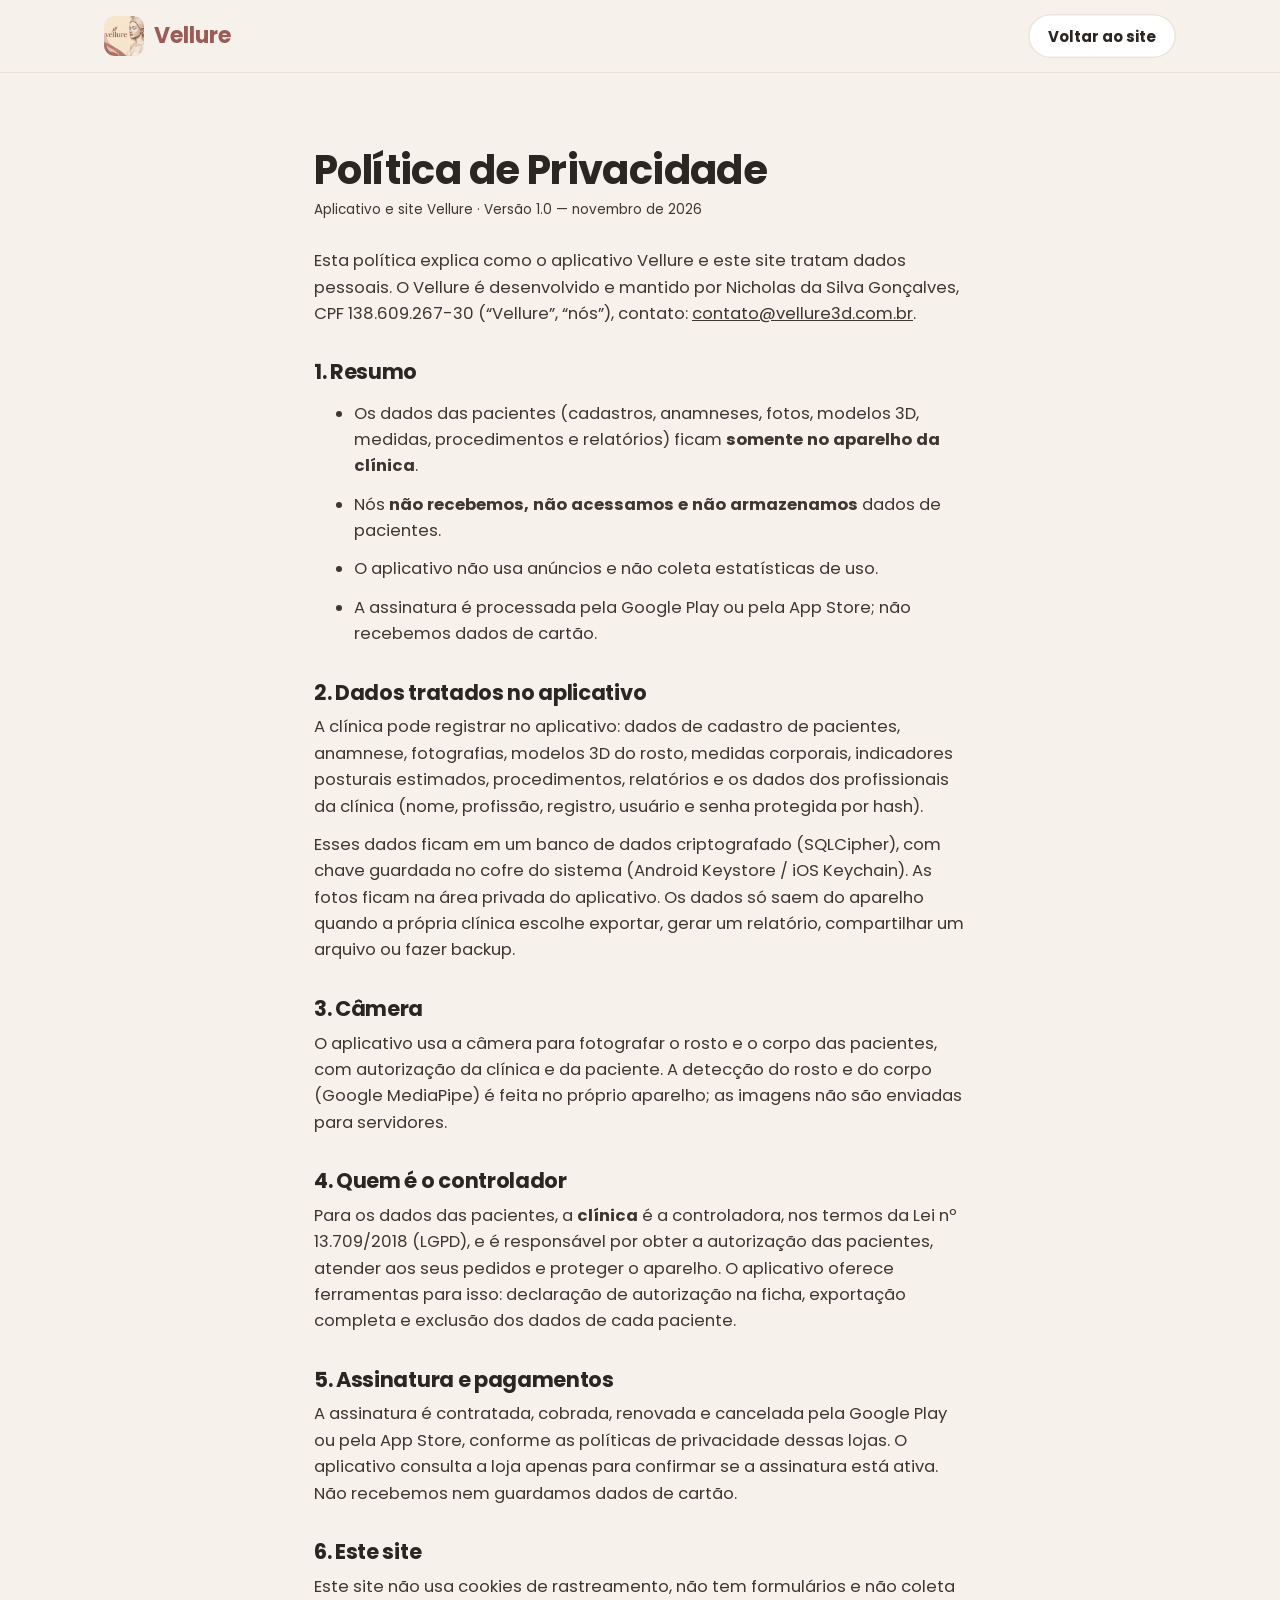
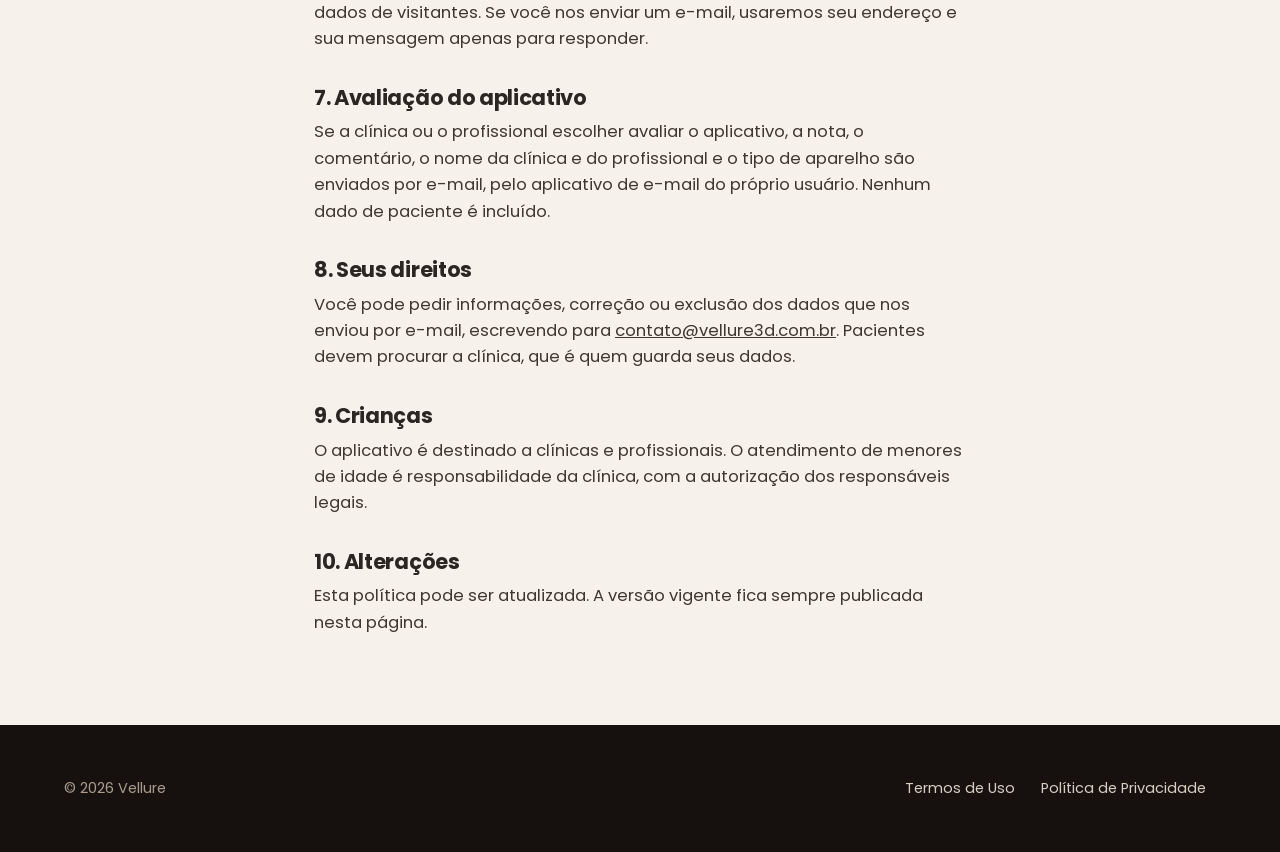
<file: privacidade.html>
<!DOCTYPE html>
<html lang="pt-BR">
<head>
<meta charset="utf-8">
<meta name="viewport" content="width=device-width, initial-scale=1">
<title>Política de Privacidade — Vellure</title>
<meta name="description" content="Como o Vellure trata os dados: tudo fica no aparelho da clínica, criptografado.">
<link rel="canonical" href="https://vellure3d.com.br/privacidade.html">
<link rel="icon" href="assets/favicon.png">
<link rel="stylesheet" href="style.css?v=7">
</head>
<body>
<header class="claro"><div class="topo"><a class="marca" href="index.html"><img src="assets/icone.png" alt="">Vellure</a><a class="btn claro" href="index.html" style="margin-left:auto">Voltar ao site</a></div></header>
<main class="doc">
<h1>Política de Privacidade</h1>
<p class="nota">Aplicativo e site Vellure · Versão 1.0 — novembro de 2026</p>
<p>Esta política explica como o aplicativo Vellure e este site tratam dados pessoais. O Vellure é desenvolvido e mantido por Nicholas da Silva Gonçalves, CPF 138.609.267-30 (“Vellure”, “nós”), contato: <a href="mailto:contato@vellure3d.com.br">contato@vellure3d.com.br</a>.</p>

<h2>1. Resumo</h2>
<ul>
<li>Os dados das pacientes (cadastros, anamneses, fotos, modelos 3D, medidas, procedimentos e relatórios) ficam <strong>somente no aparelho da clínica</strong>.</li>
<li>Nós <strong>não recebemos, não acessamos e não armazenamos</strong> dados de pacientes.</li>
<li>O aplicativo não usa anúncios e não coleta estatísticas de uso.</li>
<li>A assinatura é processada pela Google Play ou pela App Store; não recebemos dados de cartão.</li>
</ul>

<h2>2. Dados tratados no aplicativo</h2>
<p>A clínica pode registrar no aplicativo: dados de cadastro de pacientes, anamnese, fotografias, modelos 3D do rosto, medidas corporais, indicadores posturais estimados, procedimentos, relatórios e os dados dos profissionais da clínica (nome, profissão, registro, usuário e senha protegida por hash).</p>
<p>Esses dados ficam em um banco de dados criptografado (SQLCipher), com chave guardada no cofre do sistema (Android Keystore / iOS Keychain). As fotos ficam na área privada do aplicativo. Os dados só saem do aparelho quando a própria clínica escolhe exportar, gerar um relatório, compartilhar um arquivo ou fazer backup.</p>

<h2>3. Câmera</h2>
<p>O aplicativo usa a câmera para fotografar o rosto e o corpo das pacientes, com autorização da clínica e da paciente. A detecção do rosto e do corpo (Google MediaPipe) é feita no próprio aparelho; as imagens não são enviadas para servidores.</p>

<h2>4. Quem é o controlador</h2>
<p>Para os dados das pacientes, a <strong>clínica</strong> é a controladora, nos termos da Lei nº 13.709/2018 (LGPD), e é responsável por obter a autorização das pacientes, atender aos seus pedidos e proteger o aparelho. O aplicativo oferece ferramentas para isso: declaração de autorização na ficha, exportação completa e exclusão dos dados de cada paciente.</p>

<h2>5. Assinatura e pagamentos</h2>
<p>A assinatura é contratada, cobrada, renovada e cancelada pela Google Play ou pela App Store, conforme as políticas de privacidade dessas lojas. O aplicativo consulta a loja apenas para confirmar se a assinatura está ativa. Não recebemos nem guardamos dados de cartão.</p>

<h2>6. Este site</h2>
<p>Este site não usa cookies de rastreamento, não tem formulários e não coleta dados de visitantes. Se você nos enviar um e-mail, usaremos seu endereço e sua mensagem apenas para responder.</p>

<h2>7. Avaliação do aplicativo</h2>
<p>Se a clínica ou o profissional escolher avaliar o aplicativo, a nota, o comentário, o nome da clínica e do profissional e o tipo de aparelho são enviados por e-mail, pelo aplicativo de e-mail do próprio usuário. Nenhum dado de paciente é incluído.</p>

<h2>8. Seus direitos</h2>
<p>Você pode pedir informações, correção ou exclusão dos dados que nos enviou por e-mail, escrevendo para <a href="mailto:contato@vellure3d.com.br">contato@vellure3d.com.br</a>. Pacientes devem procurar a clínica, que é quem guarda seus dados.</p>

<h2>9. Crianças</h2>
<p>O aplicativo é destinado a clínicas e profissionais. O atendimento de menores de idade é responsabilidade da clínica, com a autorização dos responsáveis legais.</p>

<h2>10. Alterações</h2>
<p>Esta política pode ser atualizada. A versão vigente fica sempre publicada nesta página.</p>
</main>
<footer><div class="rodape"><span>© 2026 Vellure</span><nav aria-label="Rodapé"><a href="termos.html">Termos de Uso</a><a href="privacidade.html">Política de Privacidade</a></nav></div></footer>
</body>
</html>
</file>
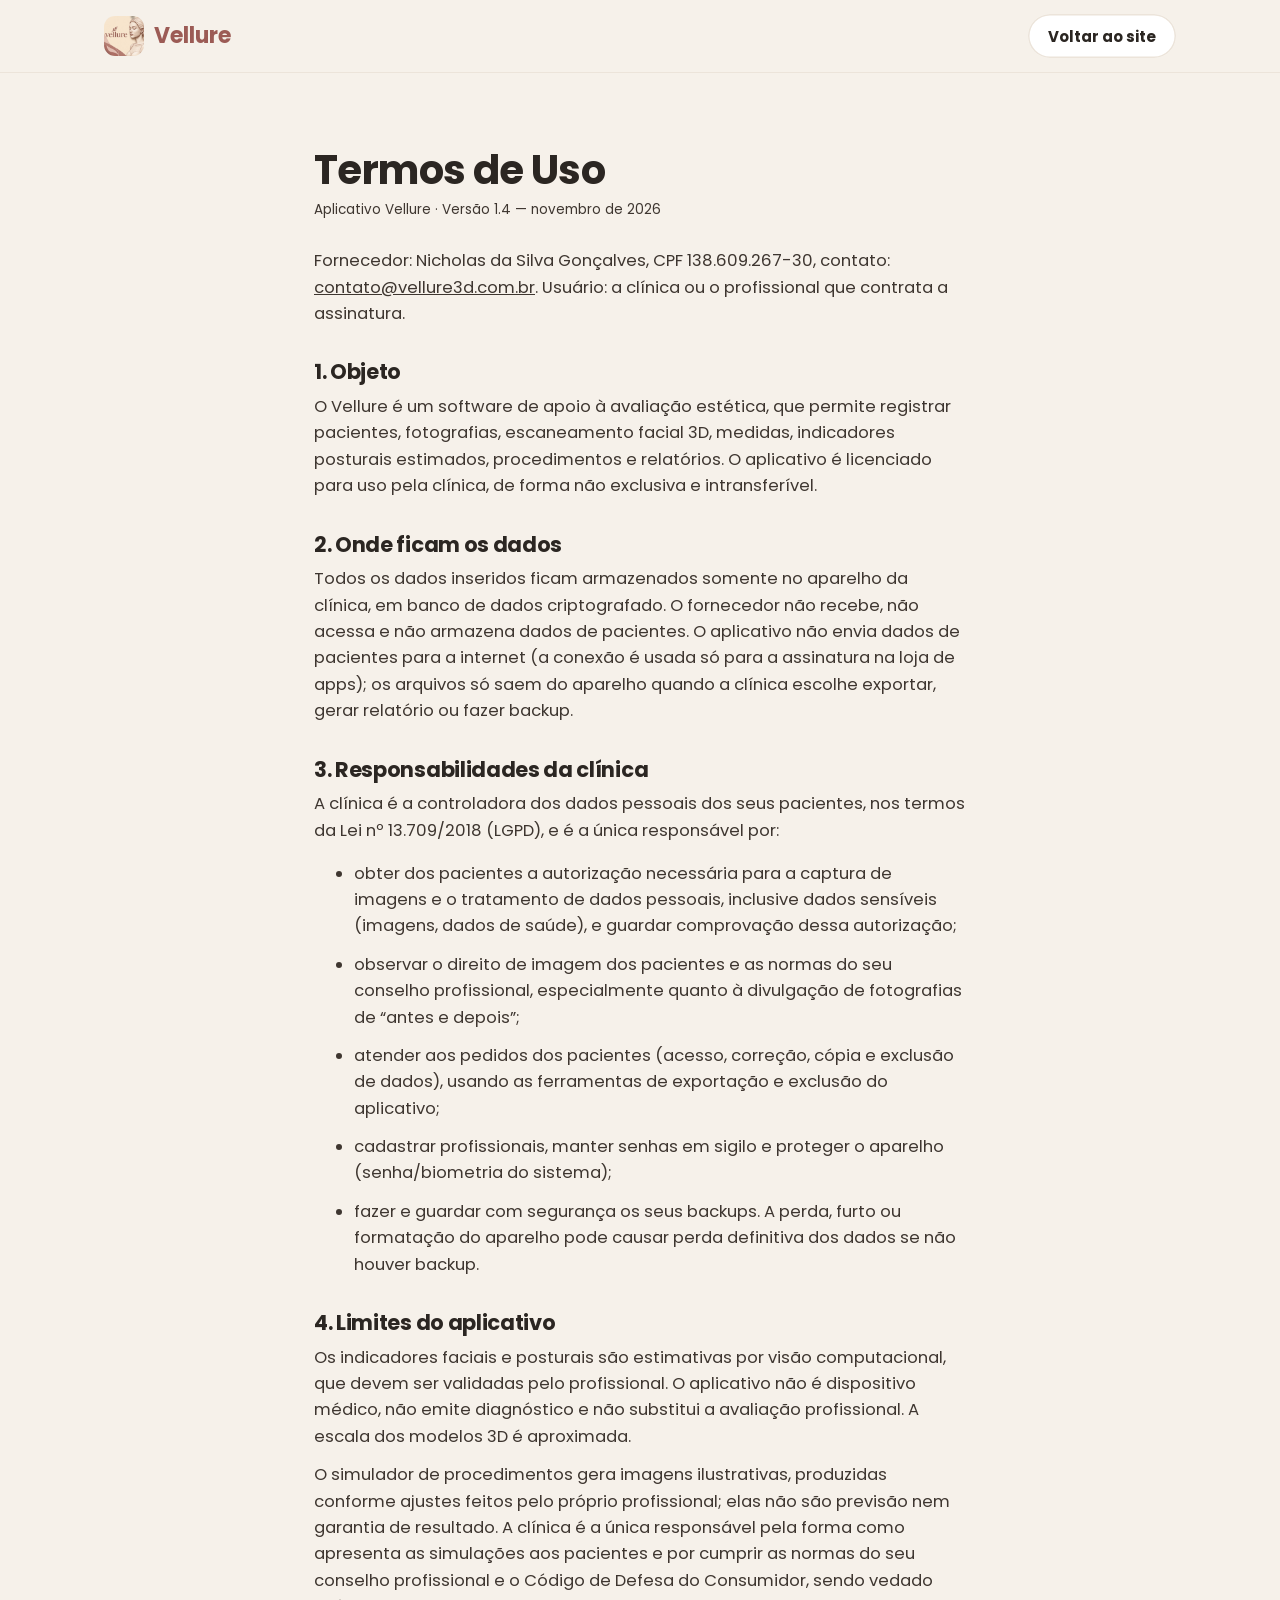
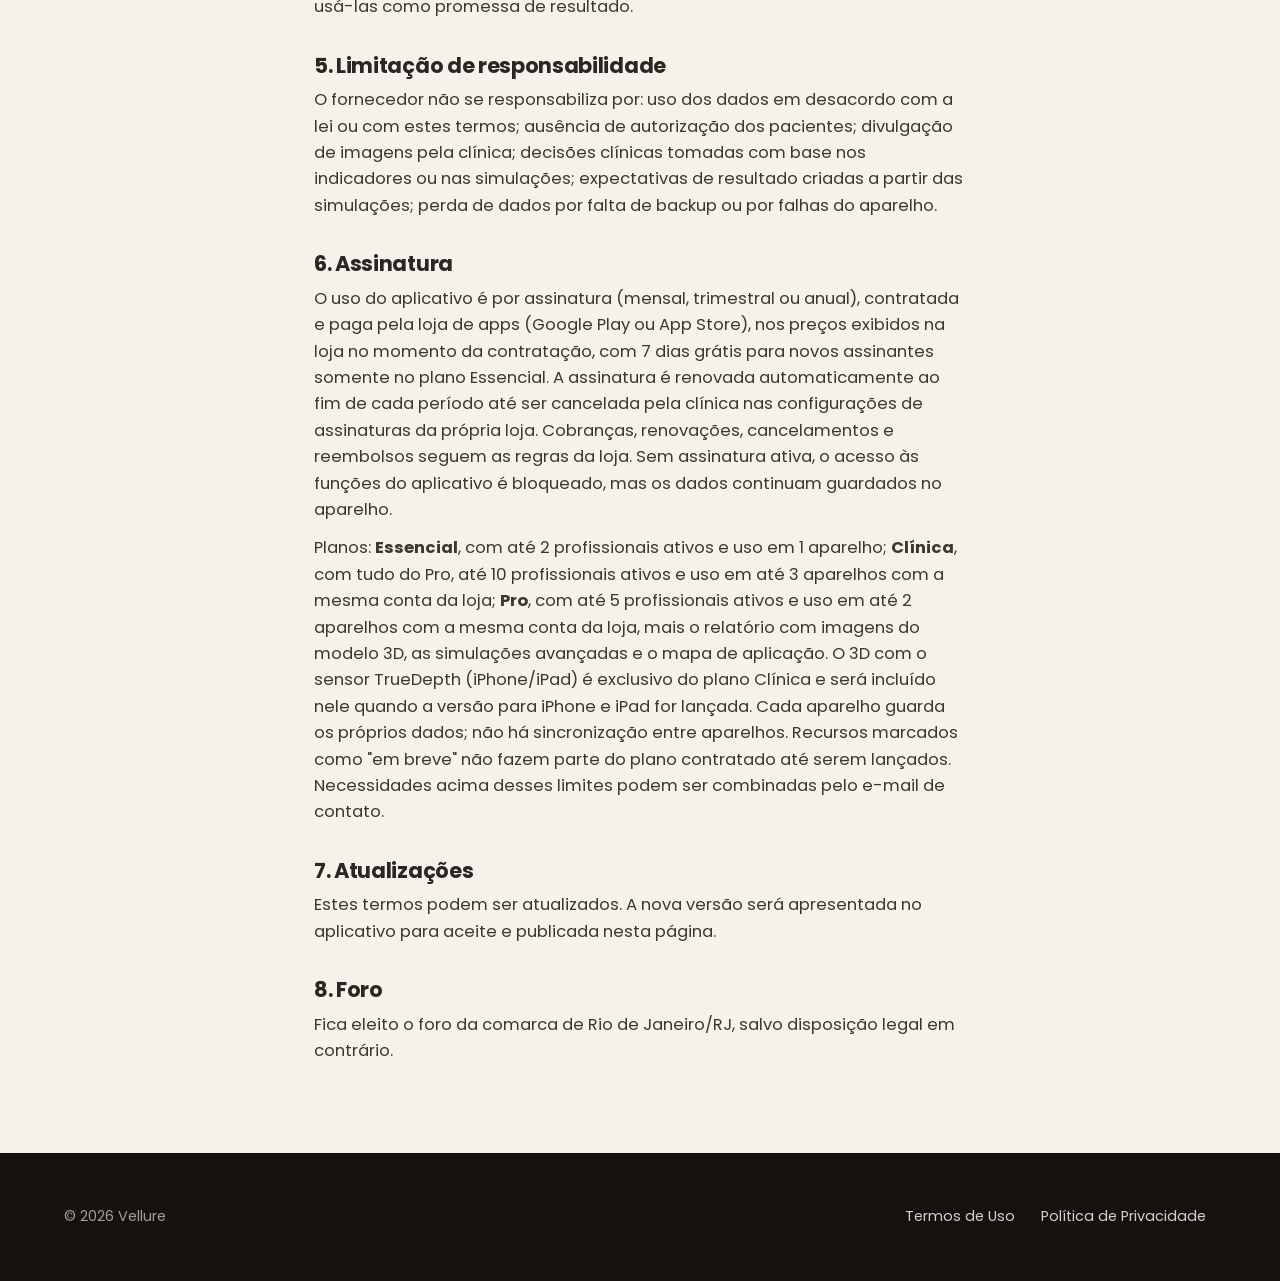
<file: termos.html>
<!DOCTYPE html>
<html lang="pt-BR">
<head>
<meta charset="utf-8">
<meta name="viewport" content="width=device-width, initial-scale=1">
<title>Termos de Uso — Vellure</title>
<meta name="description" content="Termos de Uso do Vellure, app de avaliação estética 3D para clínicas.">
<link rel="canonical" href="https://vellure3d.com.br/termos.html">
<link rel="icon" href="assets/favicon.png">
<link rel="stylesheet" href="style.css?v=7">
</head>
<body>
<header class="claro"><div class="topo"><a class="marca" href="index.html"><img src="assets/icone.png" alt="">Vellure</a><a class="btn claro" href="index.html" style="margin-left:auto">Voltar ao site</a></div></header>
<main class="doc">
<h1>Termos de Uso</h1>
<p class="nota">Aplicativo Vellure · Versão 1.4 — novembro de 2026</p>
<p>Fornecedor: Nicholas da Silva Gonçalves, CPF 138.609.267-30, contato: <a href="mailto:contato@vellure3d.com.br">contato@vellure3d.com.br</a>. Usuário: a clínica ou o profissional que contrata a assinatura.</p>
<h2>1. Objeto</h2>
<p>O Vellure é um software de apoio à avaliação estética, que permite registrar pacientes, fotografias, escaneamento facial 3D, medidas, indicadores posturais estimados, procedimentos e relatórios. O aplicativo é licenciado para uso pela clínica, de forma não exclusiva e intransferível.</p>
<h2>2. Onde ficam os dados</h2>
<p>Todos os dados inseridos ficam armazenados somente no aparelho da clínica, em banco de dados criptografado. O fornecedor não recebe, não acessa e não armazena dados de pacientes. O aplicativo não envia dados de pacientes para a internet (a conexão é usada só para a assinatura na loja de apps); os arquivos só saem do aparelho quando a clínica escolhe exportar, gerar relatório ou fazer backup.</p>
<h2>3. Responsabilidades da clínica</h2>
<p>A clínica é a controladora dos dados pessoais dos seus pacientes, nos termos da Lei nº 13.709/2018 (LGPD), e é a única responsável por:</p>
<ul>
<li>obter dos pacientes a autorização necessária para a captura de imagens e o tratamento de dados pessoais, inclusive dados sensíveis (imagens, dados de saúde), e guardar comprovação dessa autorização;</li>
<li>observar o direito de imagem dos pacientes e as normas do seu conselho profissional, especialmente quanto à divulgação de fotografias de “antes e depois”;</li>
<li>atender aos pedidos dos pacientes (acesso, correção, cópia e exclusão de dados), usando as ferramentas de exportação e exclusão do aplicativo;</li>
<li>cadastrar profissionais, manter senhas em sigilo e proteger o aparelho (senha/biometria do sistema);</li>
<li>fazer e guardar com segurança os seus backups. A perda, furto ou formatação do aparelho pode causar perda definitiva dos dados se não houver backup.</li>
</ul>
<h2>4. Limites do aplicativo</h2>
<p>Os indicadores faciais e posturais são estimativas por visão computacional, que devem ser validadas pelo profissional. O aplicativo não é dispositivo médico, não emite diagnóstico e não substitui a avaliação profissional. A escala dos modelos 3D é aproximada.</p>
<p>O simulador de procedimentos gera imagens ilustrativas, produzidas conforme ajustes feitos pelo próprio profissional; elas não são previsão nem garantia de resultado. A clínica é a única responsável pela forma como apresenta as simulações aos pacientes e por cumprir as normas do seu conselho profissional e o Código de Defesa do Consumidor, sendo vedado usá-las como promessa de resultado.</p>
<h2>5. Limitação de responsabilidade</h2>
<p>O fornecedor não se responsabiliza por: uso dos dados em desacordo com a lei ou com estes termos; ausência de autorização dos pacientes; divulgação de imagens pela clínica; decisões clínicas tomadas com base nos indicadores ou nas simulações; expectativas de resultado criadas a partir das simulações; perda de dados por falta de backup ou por falhas do aparelho.</p>
<h2>6. Assinatura</h2>
<p>O uso do aplicativo é por assinatura (mensal, trimestral ou anual), contratada e paga pela loja de apps (Google Play ou App Store), nos preços exibidos na loja no momento da contratação, com 7 dias grátis para novos assinantes somente no plano Essencial. A assinatura é renovada automaticamente ao fim de cada período até ser cancelada pela clínica nas configurações de assinaturas da própria loja. Cobranças, renovações, cancelamentos e reembolsos seguem as regras da loja. Sem assinatura ativa, o acesso às funções do aplicativo é bloqueado, mas os dados continuam guardados no aparelho.</p>
<p>Planos: <b>Essencial</b>, com até 2 profissionais ativos e uso em 1 aparelho; <b>Clínica</b>, com tudo do Pro, até 10 profissionais ativos e uso em até 3 aparelhos com a mesma conta da loja; <b>Pro</b>, com até 5 profissionais ativos e uso em até 2 aparelhos com a mesma conta da loja, mais o relatório com imagens do modelo 3D, as simulações avançadas e o mapa de aplicação. O 3D com o sensor TrueDepth (iPhone/iPad) é exclusivo do plano Clínica e será incluído nele quando a versão para iPhone e iPad for lançada. Cada aparelho guarda os próprios dados; não há sincronização entre aparelhos. Recursos marcados como "em breve" não fazem parte do plano contratado até serem lançados. Necessidades acima desses limites podem ser combinadas pelo e-mail de contato.</p>
<h2>7. Atualizações</h2>
<p>Estes termos podem ser atualizados. A nova versão será apresentada no aplicativo para aceite e publicada nesta página.</p>
<h2>8. Foro</h2>
<p>Fica eleito o foro da comarca de Rio de Janeiro/RJ, salvo disposição legal em contrário.</p>
</main>
<footer><div class="rodape"><span>© 2026 Vellure</span><nav aria-label="Rodapé"><a href="termos.html">Termos de Uso</a><a href="privacidade.html">Política de Privacidade</a></nav></div></footer>
</body>
</html>
</file>
<file: style.css>
/*
VOICE: premium e calmo, como uma clínica de alto padrão; frases curtas.
IDEA: a consulta de avaliação: o tablet na mão da profissional mostrando o 3D da paciente.
PICTURE: tablet com o 3D girando (vídeo em loop) + celular sobreposto; depois três celulares com resultados.
COLOUR and TYPE: noite quente #16110E com brilho rosé, creme Vellure #F8E6CE, rosé #9C5B55, dourado #C6A770, taupe #8A6E5B; Poppins (fonte do app).
LAYOUT: abertura escura em tela cheia, faixas alternando creme/branco/escuro, calculadora e planos centrados.
*/
@font-face{font-family:Poppins;src:url(fonts/Poppins-Light.ttf) format("truetype");font-weight:300;font-display:swap}
@font-face{font-family:Poppins;src:url(fonts/Poppins-Regular.ttf) format("truetype");font-weight:400;font-display:swap}
@font-face{font-family:Poppins;src:url(fonts/Poppins-Medium.ttf) format("truetype");font-weight:500;font-display:swap}
@font-face{font-family:Poppins;src:url(fonts/Poppins-Bold.ttf) format("truetype");font-weight:700;font-display:swap}

:root{
  color-scheme:light;
  --noite:#16110E;--noite2:#211814;--creme:#F8E6CE;--creme2:#F6F1EA;--papel:#FCFBF9;
  --taupe:#8A6E5B;--rose:#9C5B55;--rose-esc:#7E4440;--ouro:#C6A770;--ouro-cl:#E6CFA2;
  --ink:#2B2622;--suave:#6E655D;--linha:#ECE4DA;--raio:24px;
}
*{box-sizing:border-box;min-width:0}
html{scroll-behavior:smooth;scroll-padding-top:80px}
body{margin:0;background:var(--creme2);color:var(--ink);font:400 16.5px/1.6 Poppins,system-ui,-apple-system,"Segoe UI",sans-serif;overflow-x:clip}
img,video{max-width:100%;display:block}
a{color:inherit}
h1,h2,h3{margin:0;font-weight:700;letter-spacing:-.015em;text-wrap:balance}
h1{font-size:clamp(40px,6vw,74px);line-height:1.02}
h2{font-size:clamp(30px,3.8vw,46px);line-height:1.08}
h3{font-size:19px;line-height:1.3;font-weight:600}
p{margin:0}
.band{padding:clamp(64px,8vw,120px) max(5vw,18px)}
.wrap{max-width:1200px;margin:0 auto}
.centro{text-align:center}
.centro .lead{margin-inline:auto}
.lead{font-size:clamp(17px,1.5vw,19px);color:var(--suave);max-width:58ch;margin-top:16px}
.nota{font-size:13.5px;color:var(--suave)}
.eyebrow{display:inline-flex;align-items:center;gap:8px;font-size:14px;font-weight:500;color:var(--rose);margin-bottom:14px}
.eyebrow::before{content:"";width:22px;height:2px;background:currentColor;border-radius:2px}

/* botões */
.btn{display:inline-flex;align-items:center;justify-content:center;gap:10px;min-height:52px;padding:14px 28px;border-radius:999px;font:600 16px/1 Poppins,sans-serif;text-decoration:none;border:0;cursor:pointer;transition:transform .2s,background .2s,box-shadow .2s}
.btn:hover{transform:translateY(-2px)}
.btn:focus-visible,a:focus-visible,summary:focus-visible,input:focus-visible{outline:3px solid var(--ouro);outline-offset:3px}
.btn.cheio{background:var(--rose);color:#fff;box-shadow:0 12px 30px -12px rgba(156,91,85,.8)}
.btn.cheio:hover{background:var(--rose-esc)}
.btn.vidro{background:rgba(255,255,255,.08);color:#fff;box-shadow:inset 0 0 0 1.5px rgba(255,255,255,.25)}
.btn.claro{background:#fff;color:var(--ink);box-shadow:inset 0 0 0 1.5px var(--linha)}
.seta{transition:transform .2s}.btn:hover .seta{transform:translateX(4px)}

/* topo */
header{position:fixed;inset:0 0 auto;z-index:30;transition:background .3s,box-shadow .3s}
header.solido{background:rgba(22,17,14,.88);backdrop-filter:blur(12px);box-shadow:0 1px 0 rgba(255,255,255,.06)}
header.claro{position:sticky;background:rgba(246,241,234,.92);backdrop-filter:blur(12px);border-bottom:1px solid var(--linha)}
.topo{max-width:1200px;margin:0 auto;display:flex;align-items:center;gap:18px;padding:14px max(5vw,18px)}
.marca{display:flex;align-items:center;gap:10px;text-decoration:none;font-weight:700;font-size:22px;color:#fff}
header.claro .marca{color:var(--rose)}
.marca img{width:40px;height:40px;border-radius:11px}
nav.menu{display:flex;gap:2px;margin-left:auto}
nav.menu a{text-decoration:none;color:rgba(255,255,255,.78);font-weight:500;font-size:15px;padding:10px 13px;border-radius:12px}
nav.menu a:hover{color:#fff;background:rgba(255,255,255,.08)}
.topo .btn{min-height:44px;padding:10px 20px;font-size:15px}

/* abertura */
.hero{position:relative;background:radial-gradient(900px 520px at 78% 38%,rgba(156,91,85,.38),transparent 70%),radial-gradient(600px 400px at 10% 90%,rgba(198,167,112,.16),transparent 70%),linear-gradient(160deg,var(--noite2),var(--noite) 60%);color:#F4ECE3;overflow:hidden;padding:clamp(120px,14vw,150px) max(5vw,18px) clamp(70px,8vw,110px)}
.hero-in{max-width:1200px;margin:0 auto;display:grid;grid-template-columns:minmax(0,.95fr) minmax(0,1.15fr);gap:clamp(32px,5vw,70px);align-items:center;position:relative;z-index:1}
.hero h1 em{font-style:normal;color:var(--ouro-cl)}
.hero .lead{color:#CDBFB2}
.hero .eyebrow{color:var(--ouro-cl)}
.hero-acoes{display:flex;gap:12px;flex-wrap:wrap;margin-top:32px}
.confianca{display:flex;flex-wrap:wrap;gap:8px 20px;margin-top:30px;font-size:14px;color:#B9AA9C}
.confianca span{display:inline-flex;align-items:center;gap:8px}
.confianca span::before{content:"";width:7px;height:7px;border-radius:50%;background:var(--ouro)}

.palco{position:relative;padding-bottom:40px}
.tablet{position:relative;border-radius:30px;padding:14px;background:linear-gradient(145deg,#3a322d,#1b1714);box-shadow:0 60px 120px -40px rgba(0,0,0,.9),0 0 0 1px rgba(255,255,255,.07) inset;transform:perspective(1600px) rotateY(-9deg) rotateX(3deg);transition:transform .6s}
.palco:hover .tablet{transform:perspective(1600px) rotateY(-4deg) rotateX(1deg)}
.tela-t{position:relative;border-radius:18px;overflow:hidden;aspect-ratio:4/3;background:#121316}
.tela-t video,.tela-t img{width:100%;height:100%;object-fit:cover}
.abas{position:absolute;top:14px;left:50%;transform:translateX(-50%);display:flex;background:rgba(250,246,241,.94);border-radius:999px;padding:4px;font-size:12.5px;font-weight:500;color:var(--ink);white-space:nowrap}
.abas span{padding:5px 13px;border-radius:999px;transition:background .4s}
.abas .on{background:#F0CDAF}
.chip-tela{position:absolute;right:16px;bottom:14px;background:rgba(0,0,0,.5);color:#fff;font-size:12px;padding:4px 10px;border-radius:999px}
.celular{position:absolute;left:-6%;bottom:-6px;width:min(30%,170px);border-radius:26px;padding:7px;background:linear-gradient(145deg,#3a322d,#16120f);box-shadow:0 30px 60px -20px rgba(0,0,0,.9)}
.celular img{border-radius:20px;aspect-ratio:9/16;object-fit:cover;width:100%}

/* faixa */
.faixa{background:var(--noite);color:#EADFD3;padding:30px max(5vw,18px);border-top:1px solid rgba(255,255,255,.06)}
.faixa .wrap{display:grid;grid-template-columns:repeat(4,minmax(0,1fr));gap:20px}
.faixa b{display:block;font-size:clamp(24px,2.6vw,32px);color:var(--ouro-cl);line-height:1.15}
.faixa span{font-size:14.5px;color:#B9AA9C}

/* três celulares */
.trio{display:grid;grid-template-columns:repeat(3,minmax(0,1fr));gap:clamp(18px,3vw,40px);margin-top:64px;align-items:end}
.trio figure{margin:0;text-align:center}
.trio .cel{border-radius:34px;padding:9px;background:linear-gradient(145deg,#3a322d,#16120f);box-shadow:0 40px 70px -35px rgba(40,20,10,.7);max-width:290px;margin:0 auto;position:relative}
.trio .cel img{border-radius:26px;aspect-ratio:9/16;object-fit:cover;width:100%}
.trio figure:nth-child(2) .cel{transform:translateY(-28px)}
.trio .rot{position:absolute;top:22px;left:50%;transform:translateX(-50%);background:rgba(250,246,241,.94);font-size:12px;font-weight:600;padding:4px 12px;border-radius:999px;white-space:nowrap}
.trio figcaption{margin-top:22px}
.trio figcaption p{color:var(--suave);font-size:15px;margin-top:4px}

/* antes e depois */
.creme{background:var(--creme)}
.ad{display:grid;grid-template-columns:minmax(0,1fr) minmax(0,1fr);gap:clamp(30px,6vw,90px);align-items:center}
.comp{position:relative;border-radius:30px;overflow:hidden;aspect-ratio:9/10;background:#121316;box-shadow:0 40px 80px -40px rgba(60,30,20,.6);user-select:none;touch-action:pan-y}
.comp img{position:absolute;inset:0;width:100%;height:100%;object-fit:cover}
.comp .depois{clip-path:inset(0 0 0 var(--x,50%))}
.comp .barra{position:absolute;top:0;bottom:0;left:var(--x,50%);width:3px;margin-left:-1.5px;background:#fff;pointer-events:none}
.comp .barra::after{content:"";position:absolute;top:50%;left:50%;width:50px;height:50px;margin:-25px 0 0 -25px;border-radius:50%;background:#fff url("data:image/svg+xml,%3Csvg xmlns='http://www.w3.org/2000/svg' viewBox='0 0 24 24'%3E%3Cpath d='M9 6l-6 6 6 6M15 6l6 6-6 6' fill='none' stroke='%232B2622' stroke-width='2' stroke-linecap='round' stroke-linejoin='round'/%3E%3C/svg%3E") center/22px no-repeat;box-shadow:0 6px 18px rgba(0,0,0,.35)}
.comp .rotulo{position:absolute;top:18px;background:#fff;color:var(--ink);font-weight:700;font-size:13px;padding:6px 13px;border-radius:999px;pointer-events:none}
.comp input{position:absolute;inset:0;width:100%;height:100%;opacity:0;cursor:ew-resize;margin:0}
.chips{display:flex;flex-wrap:wrap;gap:8px;margin-top:26px}
.chips span{font-weight:500;font-size:14.5px;background:#fff;border:1.5px solid var(--linha);border-radius:999px;padding:8px 16px}
.chips span.on{background:var(--rose);border-color:var(--rose);color:#fff}

/* como funciona */
.escuro{background:var(--noite);color:#F1E8DE}
.escuro .lead{color:#C8BAAD}
.escuro .eyebrow{color:var(--ouro-cl)}
.demo{display:grid;grid-template-columns:minmax(0,.8fr) minmax(0,1fr);gap:clamp(36px,6vw,100px);align-items:center}
.cel-video{justify-self:center;width:min(100%,340px);border-radius:40px;padding:11px;background:linear-gradient(145deg,#3a322d,#100d0b);box-shadow:0 50px 90px -40px #000,0 0 0 1px rgba(255,255,255,.06) inset}
.cel-video video{width:100%;aspect-ratio:9/16;object-fit:cover;border-radius:30px;background:#000}
.passos{list-style:none;margin:34px 0 0;padding:0;display:grid;gap:22px;counter-reset:p}
.passos li{display:grid;grid-template-columns:48px minmax(0,1fr);gap:18px;align-items:start}
.passos li::before{counter-increment:p;content:counter(p);width:48px;height:48px;border-radius:50%;display:grid;place-items:center;border:1.5px solid rgba(230,207,162,.5);color:var(--ouro-cl);font-weight:700}
.passos h3{color:#fff;margin-bottom:3px}
.passos p{color:#C8BAAD;font-size:15.5px}

/* recursos */
.recursos{display:grid;grid-template-columns:repeat(3,minmax(0,1fr));gap:18px;margin-top:52px}
.recurso{background:#fff;border:1px solid var(--linha);border-radius:var(--raio);padding:28px;display:grid;gap:10px;align-content:start;transition:transform .25s,box-shadow .25s}
.recurso:hover{transform:translateY(-4px);box-shadow:0 24px 50px -30px rgba(80,40,20,.35)}
.recurso svg{width:46px;height:46px}
.recurso p{color:var(--suave);font-size:15.5px}

/* calculadora */
.calc{display:grid;grid-template-columns:minmax(0,1fr) minmax(0,.9fr);margin-top:48px;background:#fff;border-radius:30px;overflow:hidden;box-shadow:0 40px 80px -50px rgba(60,30,20,.5);border:1px solid var(--linha);text-align:left}
.calc-in{padding:clamp(26px,4vw,44px);display:grid;gap:24px}
.campo label{display:flex;justify-content:space-between;gap:12px;font-weight:500;margin-bottom:6px}
.campo output{color:var(--rose);font-weight:700;white-space:nowrap}
.campo label output{flex-shrink:0;text-align:right}
.campo .rotulo{display:block;font-weight:500;margin-bottom:8px}
.planos-calc{display:grid;grid-template-columns:repeat(3,minmax(0,1fr));gap:8px}
.planos-calc button{font:600 15px Poppins,sans-serif;min-height:44px;border-radius:999px;border:1.5px solid var(--linha);background:#fff;color:var(--noite);cursor:pointer}
.planos-calc button[aria-checked="true"]{background:var(--rose);border-color:var(--rose);color:#fff}
.planos-calc button:focus-visible{outline:2px solid var(--ouro);outline-offset:2px}
input[type=range]{width:100%;accent-color:var(--rose);height:32px;margin:0}
.calc-out{background:linear-gradient(160deg,var(--noite2),var(--noite));color:#F1E8DE;padding:clamp(26px,4vw,44px);display:grid;gap:16px;align-content:center}
.calc-out .grande{font-size:clamp(38px,4.6vw,56px);font-weight:700;color:var(--ouro-cl);line-height:1;white-space:nowrap}
.calc-out p{color:#C8BAAD;font-size:15px}
.calc-out .linha{display:flex;justify-content:space-between;gap:12px;border-top:1px solid rgba(255,255,255,.1);padding-top:14px;font-size:15px}
.calc-out .linha b{color:#fff;white-space:nowrap;flex:0 0 auto}
.calc-out .linha span{flex:1 1 auto;min-width:0}
.calc-out .linha b.pos{color:#9FD8A6}
.calc-out .linha b.neg{color:#F0A49B}
.calc-out .saldo-nota{font-size:14px;color:#C8BAAD;margin-top:-6px}

/* planos */
.planos{display:grid;grid-template-columns:repeat(3,minmax(0,1fr));gap:20px;margin-top:56px;align-items:stretch;text-align:left}
.plano{background:#fff;border:1px solid var(--linha);border-radius:var(--raio);padding:34px 28px;display:grid;gap:10px;align-content:start;position:relative}
.plano.dest{background:linear-gradient(165deg,var(--noite2),var(--noite));color:#F1E8DE;border:0;box-shadow:0 40px 80px -40px rgba(40,20,10,.8);transform:scale(1.03)}
.plano.dest .nota,.plano.dest li{color:#C8BAAD}
.plano .badge{position:absolute;top:-14px;left:28px;max-width:calc(100% - 56px);line-height:1.3;background:var(--ouro);color:var(--noite);font-size:13px;font-weight:700;padding:6px 13px;border-radius:999px}
.preco{font-size:clamp(34px,3.4vw,44px);font-weight:700;white-space:nowrap;line-height:1.1}
.preco small{font-size:15px;font-weight:500;opacity:.7}
.plano ul{margin:10px 0 18px;padding:0;list-style:none;display:grid;gap:9px;color:var(--suave);font-size:15px}
.plano li::before{content:"";display:inline-block;width:8px;height:8px;border-radius:50%;background:var(--ouro);margin-right:10px;vertical-align:middle}
.plano .btn{width:100%}
.teste{margin-top:34px;font-weight:500;color:var(--taupe)}

/* perguntas */
.faq{max-width:840px;margin:44px auto 0;display:grid;gap:12px;text-align:left}
details{background:#fff;border:1px solid var(--linha);border-radius:18px;padding:0 24px}
summary{cursor:pointer;list-style:none;font-weight:600;padding:20px 0;display:flex;justify-content:space-between;gap:16px}
summary::-webkit-details-marker{display:none}
summary::after{content:"+";font-size:24px;line-height:1;color:var(--rose);transition:transform .2s}
details[open] summary::after{transform:rotate(45deg)}
details p{padding:0 0 22px;color:var(--suave)}

/* final */
.final{background:radial-gradient(700px 400px at 50% 0,rgba(230,207,162,.25),transparent 70%),var(--rose);color:#fff;text-align:center}
.final p{color:#F6E2DC;margin:16px auto 32px;max-width:52ch}
.final .contato{display:block;margin-top:18px;color:#fff;font-weight:500}

footer{background:var(--noite);color:#A99B8E;padding:44px max(5vw,18px);font-size:14.5px}
.rodape{max-width:1200px;margin:0 auto;display:flex;gap:24px;justify-content:space-between;flex-wrap:wrap;align-items:center}
.rodape nav{display:flex;gap:6px;flex-wrap:wrap}
.rodape nav a{color:#D9CEC4;text-decoration:none;padding:8px 10px;border-radius:10px}
.rodape nav a:hover{background:#2a2420;color:#fff}

/* páginas de texto */
.doc{max-width:780px;margin:0 auto;padding:clamp(40px,6vw,80px) max(5vw,18px)}
.doc h1{font-size:clamp(30px,4vw,40px);margin-bottom:8px}
.doc h2{font-size:21px;margin:34px 0 10px}
.doc p,.doc li{color:#3E3630;margin-bottom:12px}
.doc .nota{margin-bottom:28px}

/* entrada suave */
.js .surge{opacity:0;transform:translateY(26px);transition:opacity .8s,transform .8s}
.js .surge.vis{opacity:1;transform:none}

@media (max-width:960px){
  .hero-in,.demo,.ad,.calc{grid-template-columns:minmax(0,1fr)}
  .tablet{transform:none}.palco:hover .tablet{transform:none}
  .faixa .wrap{grid-template-columns:repeat(2,minmax(0,1fr))}
  .recursos{grid-template-columns:repeat(2,minmax(0,1fr))}
  .planos{grid-template-columns:minmax(0,1fr);max-width:480px;margin-inline:auto}
  .plano.dest{order:-1;transform:none}
  nav.menu{display:none}
  .topo .btn{margin-left:auto}
}
@media (max-width:640px){
  .trio{grid-template-columns:minmax(0,1fr);max-width:290px;margin-inline:auto;gap:40px}
  .trio figure:nth-child(2) .cel{transform:none}
  .recursos{grid-template-columns:minmax(0,1fr)}
  .celular{width:30%;left:-2%}
  .abas{font-size:11px}.abas span{padding:4px 8px}
  .faixa b{font-size:21px}
}
@media (prefers-reduced-motion:reduce){html{scroll-behavior:auto}*{transition:none!important}.js .surge{opacity:1;transform:none}}

.aviso-dev{background:var(--ouro);color:var(--noite);text-align:center;font-size:13.5px;font-weight:600;padding:7px 16px;line-height:1.5}
.aviso-dev span{white-space:nowrap}
.hero{padding-top:clamp(150px,15vw,180px)}
html{scroll-padding-top:110px}

.aparelhos{display:flex;flex-wrap:wrap;gap:8px;margin-top:26px}
.ap{display:inline-flex;align-items:center;gap:7px;font-size:13.5px;font-weight:500;color:#EADFD3;background:rgba(255,255,255,.07);border:1px solid rgba(255,255,255,.14);border-radius:999px;padding:6px 13px}
.ap svg{width:15px;height:15px;fill:none;stroke:var(--ouro-cl);stroke-width:1.8}
.ap em{font-style:normal;color:var(--ouro-cl);font-size:12px}
.ap.breve{opacity:.85}

.comparar{margin-top:48px;overflow-x:auto}
.comparar table{width:100%;border-collapse:collapse;background:#fff;border:1px solid var(--linha);border-radius:var(--raio);overflow:hidden;font-size:15px;text-align:center}
.comparar th,.comparar td{padding:12px 14px;border-bottom:1px solid var(--linha)}
.comparar td:first-child,.comparar th:first-child{text-align:left}
.comparar thead th{background:var(--noite);color:#F1E8DE;font-weight:600}
.comparar tbody tr:last-child td{border-bottom:0}
.plano .nota a{color:inherit;text-decoration:underline}
@media (max-width:640px){
  .comparar table{font-size:12.5px;table-layout:fixed}
  .comparar th,.comparar td{padding:9px 5px}
  .comparar td:first-child,.comparar th:first-child{width:40%;padding-left:10px}
}
</file>
